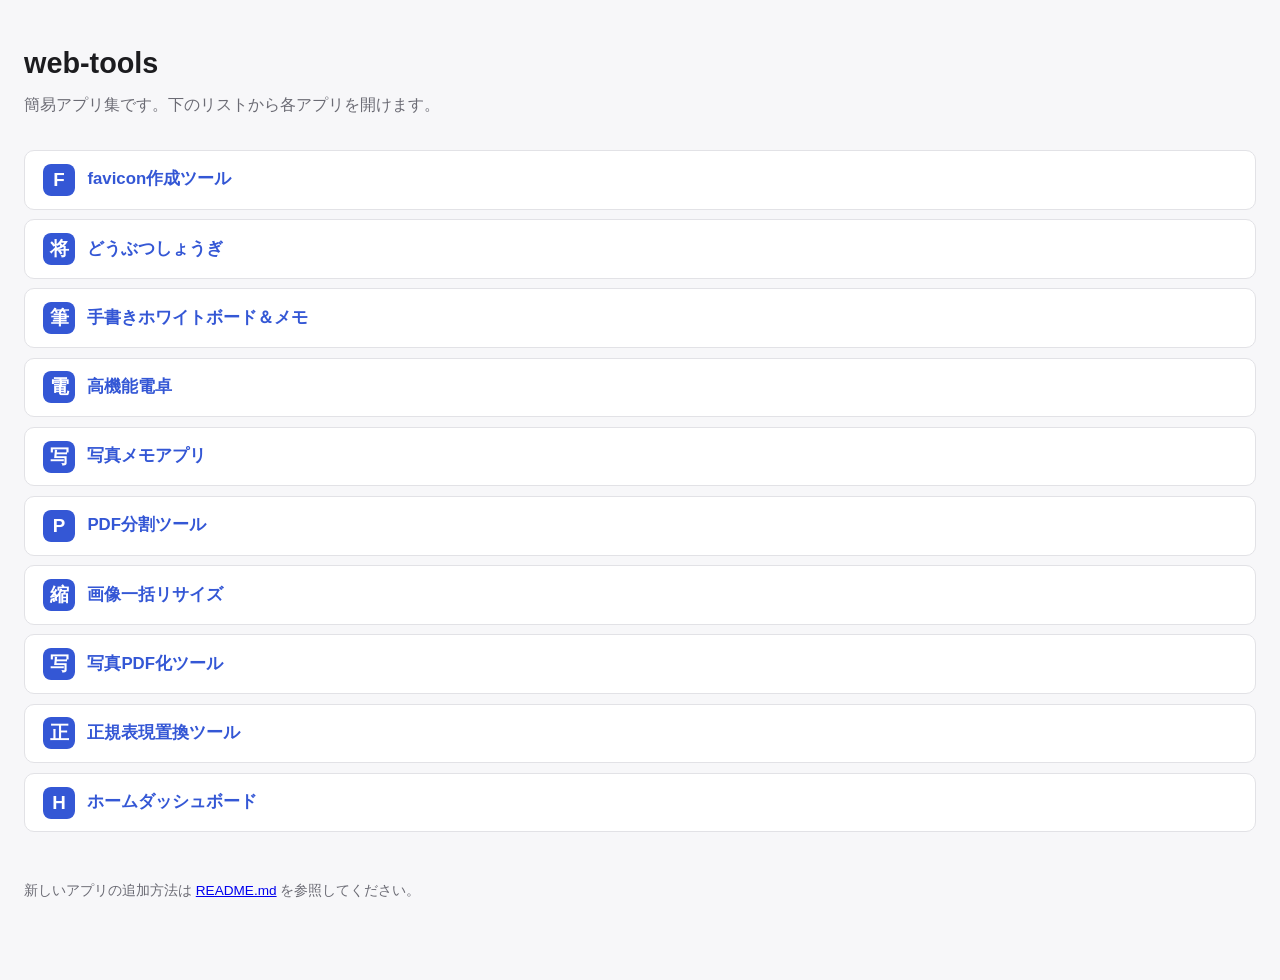
<file: index.html>
<!doctype html>
<html lang="ja">
<head>
<meta charset="utf-8">
<meta name="viewport" content="width=device-width, initial-scale=1">
<title>web-tools</title>
<link rel="stylesheet" href="assets/style.css">
</head>
<body>
<div class="page">
  <header class="page-header">
    <h1>web-tools</h1>
    <p>簡易アプリ集です。下のリストから各アプリを開けます。</p>
  </header>

  <div id="app-grid" class="app-grid"></div>
  <p id="empty-state" class="empty-state" hidden>アプリがまだ登録されていません。</p>

  <footer class="page-footer">
    <p>新しいアプリの追加方法は <a href="README.md">README.md</a> を参照してください。</p>
  </footer>
</div>

<script>
  fetch('apps.json')
    .then((res) => res.json())
    .then((apps) => {
      const grid = document.getElementById('app-grid');
      const empty = document.getElementById('empty-state');
      if (!apps.length) {
        empty.hidden = false;
        return;
      }
      for (const app of apps) {
        const a = document.createElement('a');
        a.className = 'app-card';
        a.href = app.path;
        const icon = document.createElement('img');
        icon.src = app.path + 'icon.svg';
        icon.alt = '';
        const h2 = document.createElement('h2');
        h2.textContent = app.name;
        a.append(icon, h2);
        grid.appendChild(a);
      }
    })
    .catch((err) => {
      console.error('Failed to load apps.json', err);
      document.getElementById('empty-state').hidden = false;
    });
</script>
</body>
</html>
</file>
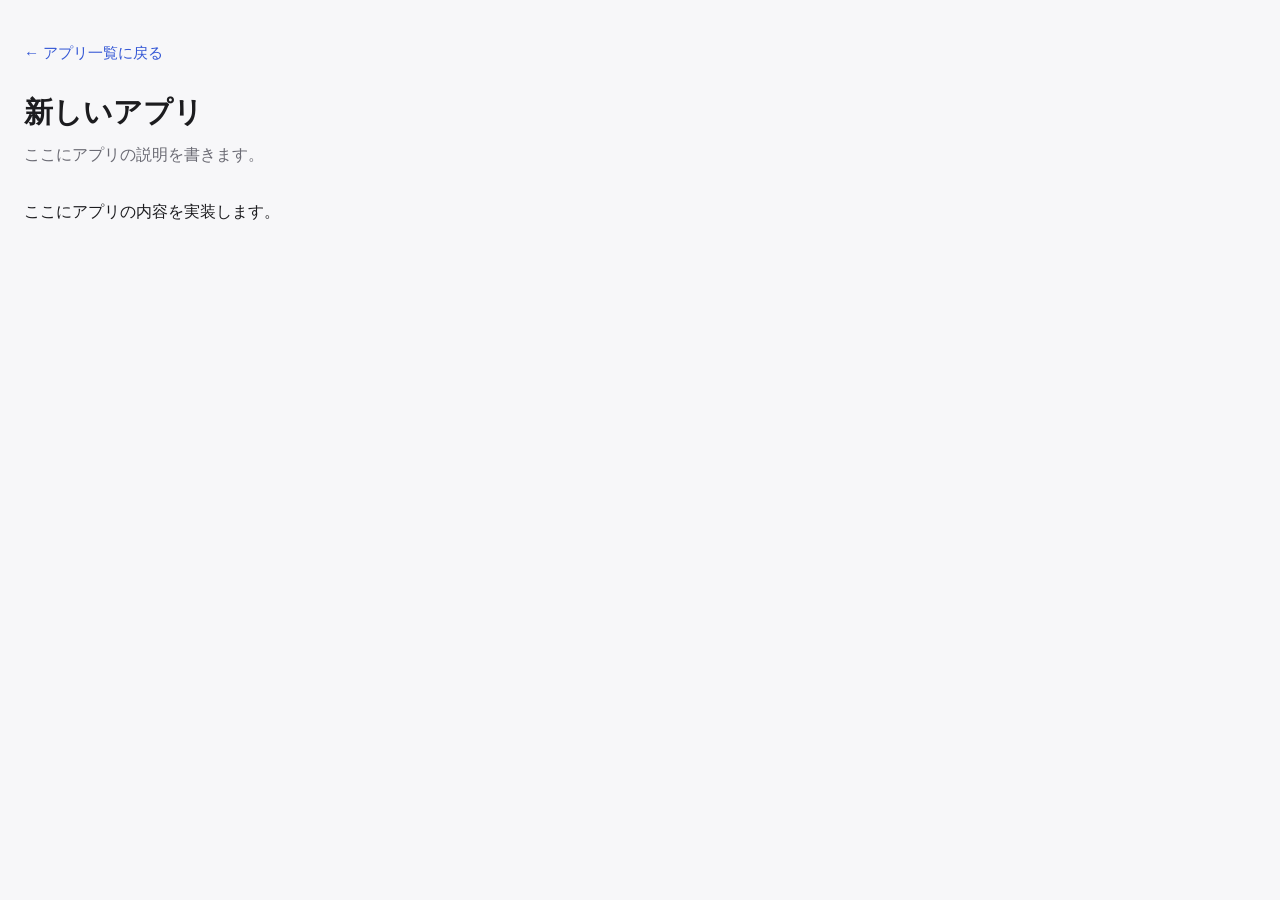
<file: apps/_template/index.html>
<!doctype html>
<html lang="ja">
<head>
<meta charset="utf-8">
<meta name="viewport" content="width=device-width, initial-scale=1">
<title>新しいアプリ - web-tools</title>
<link rel="stylesheet" href="../../assets/style.css">
<link rel="icon" href="icon.svg" type="image/svg+xml">
<link rel="manifest" href="manifest.json">
<meta name="theme-color" content="#3457d5">
</head>
<body>
<div class="page">
  <a class="back-link" href="../../index.html">&larr; アプリ一覧に戻る</a>
  <header class="page-header">
    <h1>新しいアプリ</h1>
    <p>ここにアプリの説明を書きます。</p>
  </header>

  <p>ここにアプリの内容を実装します。</p>
</div>

<script>
if ('serviceWorker' in navigator) {
  window.addEventListener('load', () => navigator.serviceWorker.register('sw.js'));
}
</script>
</body>
</html>
</file>
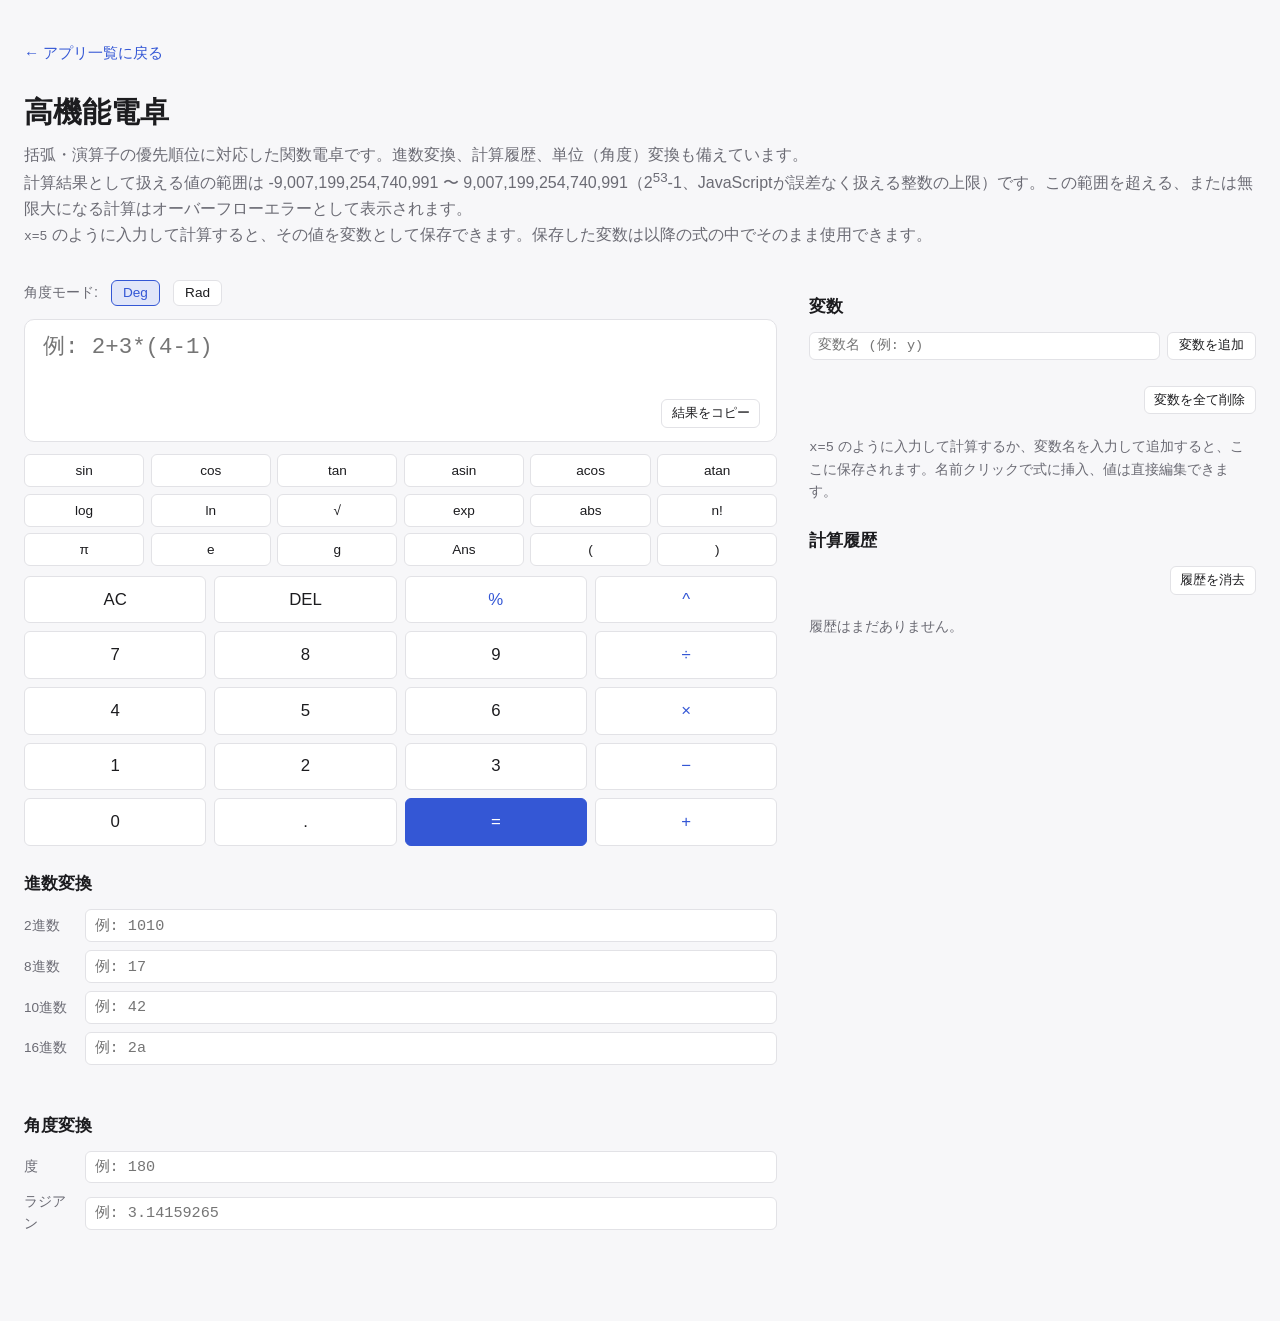
<file: apps/advanced-calculator/index.html>
<!doctype html>
<html lang="ja">
<head>
<meta charset="utf-8">
<meta name="viewport" content="width=device-width, initial-scale=1">
<title>高機能電卓 - web-tools</title>
<link rel="stylesheet" href="../../assets/style.css">
<link rel="icon" href="icon.svg" type="image/svg+xml">
<link rel="manifest" href="manifest.json">
<meta name="theme-color" content="#3457d5">
<style>
  .calc-layout {
    display: flex;
    flex-wrap: wrap;
    gap: 2rem;
    align-items: flex-start;
  }
  .calc-main {
    flex: 2 1 380px;
    min-width: 300px;
  }
  .calc-side {
    flex: 1 1 260px;
    min-width: 240px;
  }
  .display {
    background: var(--card-bg);
    border: 1px solid var(--border);
    border-radius: 10px;
    padding: 0.8rem 1rem;
    margin-bottom: 0.8rem;
  }
  #expr-input {
    width: 100%;
    border: none;
    background: transparent;
    color: var(--fg);
    font-size: 1.4rem;
    font-family: "SFMono-Regular", Consolas, "Liberation Mono", Menlo, monospace;
    outline: none;
  }
  #result-line {
    margin-top: 0.4rem;
    min-height: 1.6rem;
    font-size: 1.1rem;
    color: var(--accent);
    font-family: "SFMono-Regular", Consolas, "Liberation Mono", Menlo, monospace;
    overflow-wrap: anywhere;
  }
  #result-line.error {
    color: #d64545;
  }
  .display-actions {
    display: flex;
    justify-content: flex-end;
    gap: 0.5rem;
    margin-top: 0.4rem;
  }
  .display-actions button {
    font-size: 0.8rem;
    padding: 0.3rem 0.6rem;
    height: auto;
  }
  .mode-row {
    display: flex;
    align-items: center;
    gap: 0.8rem;
    margin-bottom: 0.8rem;
    font-size: 0.9rem;
    color: var(--muted);
  }
  .mode-row button {
    padding: 0.3rem 0.7rem;
    height: auto;
    font-size: 0.85rem;
  }
  button {
    border: 1px solid var(--border);
    border-radius: 6px;
    background: var(--card-bg);
    color: var(--fg);
    cursor: pointer;
    font-size: 0.95rem;
  }
  button:hover {
    border-color: var(--accent);
    color: var(--accent);
  }
  button.accent {
    background: var(--accent);
    border-color: var(--accent);
    color: #fff;
  }
  button.accent:hover {
    opacity: 0.9;
    color: #fff;
  }
  button.toggle-active {
    border-color: var(--accent);
    color: var(--accent);
    background: color-mix(in srgb, var(--accent) 15%, var(--card-bg));
  }
  .func-grid {
    display: grid;
    grid-template-columns: repeat(6, 1fr);
    gap: 0.4rem;
    margin-bottom: 0.6rem;
  }
  .func-grid button {
    padding: 0.5rem 0.2rem;
    font-size: 0.85rem;
  }
  .keypad {
    display: grid;
    grid-template-columns: repeat(4, 1fr);
    gap: 0.5rem;
  }
  .keypad button {
    padding: 0.8rem 0.2rem;
    font-size: 1.05rem;
  }
  .keypad button.op {
    color: var(--accent);
  }
  section.block {
    margin-top: 1.6rem;
  }
  section.block h2 {
    font-size: 1.05rem;
    margin-bottom: 0.7rem;
  }
  .base-grid {
    display: grid;
    grid-template-columns: 3.2rem 1fr;
    gap: 0.5rem 0.6rem;
    align-items: center;
  }
  .base-grid label {
    font-size: 0.85rem;
    color: var(--muted);
  }
  .base-grid input {
    padding: 0.4rem 0.55rem;
    border: 1px solid var(--border);
    border-radius: 6px;
    background: var(--card-bg);
    color: var(--fg);
    font-family: "SFMono-Regular", Consolas, "Liberation Mono", Menlo, monospace;
    font-size: 0.95rem;
  }
  .base-error {
    color: #d64545;
    font-size: 0.8rem;
    min-height: 1.1rem;
    margin-top: 0.3rem;
  }
  .history-list {
    list-style: none;
    margin: 0;
    padding: 0;
    display: flex;
    flex-direction: column;
    gap: 0.4rem;
    max-height: 320px;
    overflow-y: auto;
  }
  .history-item {
    display: flex;
    justify-content: space-between;
    align-items: center;
    gap: 0.5rem;
    border: 1px solid var(--border);
    border-radius: 6px;
    padding: 0.4rem 0.6rem;
    cursor: pointer;
    font-size: 0.85rem;
  }
  .history-item:hover {
    border-color: var(--accent);
  }
  #vars-list .history-item {
    cursor: default;
  }
  .history-item .history-text-wrap {
    flex: 1;
    min-width: 0;
    display: flex;
    flex-direction: column;
    gap: 0.15rem;
  }
  .history-item .history-text {
    min-width: 0;
    overflow: hidden;
    text-overflow: ellipsis;
    white-space: nowrap;
  }
  .history-item .history-vars {
    min-width: 0;
    overflow: hidden;
    text-overflow: ellipsis;
    white-space: nowrap;
    font-size: 0.72rem;
    color: var(--muted);
  }
  .history-item .history-expr {
    color: var(--muted);
  }
  .history-item .history-result {
    color: var(--accent);
    font-weight: 600;
  }
  .history-item button {
    flex-shrink: 0;
    border: none;
    background: transparent;
    padding: 0.1rem 0.3rem;
    font-size: 0.85rem;
    color: var(--muted);
  }
  .history-item button:hover {
    color: #d64545;
  }
  .history-tools {
    display: flex;
    justify-content: flex-end;
    margin-bottom: 0.5rem;
  }
  .history-tools button {
    font-size: 0.8rem;
    padding: 0.3rem 0.6rem;
  }
  .var-add-row {
    display: flex;
    gap: 0.4rem;
    margin-bottom: 0.5rem;
  }
  .var-add-row input {
    flex: 1;
    min-width: 0;
    padding: 0.35rem 0.5rem;
    border: 1px solid var(--border);
    border-radius: 6px;
    background: var(--card-bg);
    color: var(--fg);
    font-family: "SFMono-Regular", Consolas, "Liberation Mono", Menlo, monospace;
    font-size: 0.85rem;
  }
  .var-add-row button {
    flex-shrink: 0;
    font-size: 0.8rem;
    padding: 0.3rem 0.7rem;
  }
  .history-item .history-expr-name {
    cursor: pointer;
  }
  .var-value-input {
    width: 5.5rem;
    min-width: 0;
    border: 1px solid var(--border);
    border-radius: 4px;
    background: var(--bg);
    color: var(--accent);
    font-weight: 600;
    font-family: "SFMono-Regular", Consolas, "Liberation Mono", Menlo, monospace;
    font-size: 0.85rem;
    padding: 0.15rem 0.35rem;
    text-align: right;
  }
  .empty-state {
    color: var(--muted);
    font-size: 0.85rem;
  }
</style>
</head>
<body>
<div class="page">
  <a class="back-link" href="../../index.html">&larr; アプリ一覧に戻る</a>
  <header class="page-header">
    <h1>高機能電卓</h1>
    <p>括弧・演算子の優先順位に対応した関数電卓です。進数変換、計算履歴、単位（角度）変換も備えています。</p>
    <p>計算結果として扱える値の範囲は -9,007,199,254,740,991 〜 9,007,199,254,740,991（2<sup>53</sup>-1、JavaScriptが誤差なく扱える整数の上限）です。この範囲を超える、または無限大になる計算はオーバーフローエラーとして表示されます。</p>
    <p><code>x=5</code> のように入力して計算すると、その値を変数として保存できます。保存した変数は以降の式の中でそのまま使用できます。</p>
  </header>

  <div class="calc-layout">
    <div class="calc-main">
      <div class="mode-row">
        <span>角度モード:</span>
        <button id="mode-deg" type="button" class="toggle-active">Deg</button>
        <button id="mode-rad" type="button">Rad</button>
      </div>

      <div class="display">
        <input id="expr-input" type="text" inputmode="text" autocomplete="off" spellcheck="false" placeholder="例: 2+3*(4-1)" value="">
        <div id="result-line"></div>
        <div class="display-actions">
          <button id="copy-btn" type="button">結果をコピー</button>
        </div>
      </div>

      <div class="func-grid">
        <button data-insert="sin(">sin</button>
        <button data-insert="cos(">cos</button>
        <button data-insert="tan(">tan</button>
        <button data-insert="asin(">asin</button>
        <button data-insert="acos(">acos</button>
        <button data-insert="atan(">atan</button>
        <button data-insert="log(">log</button>
        <button data-insert="ln(">ln</button>
        <button data-insert="sqrt(">√</button>
        <button data-insert="exp(">exp</button>
        <button data-insert="abs(">abs</button>
        <button data-insert="!">n!</button>
        <button data-insert="pi">π</button>
        <button data-insert="e">e</button>
        <button data-insert="g">g</button>
        <button data-insert="Ans">Ans</button>
        <button data-insert="(">(</button>
        <button data-insert=")">)</button>
      </div>

      <div class="keypad">
        <button id="ac-btn" type="button">AC</button>
        <button id="del-btn" type="button">DEL</button>
        <button data-insert="%" class="op">%</button>
        <button data-insert="^" class="op">^</button>

        <button data-insert="7">7</button>
        <button data-insert="8">8</button>
        <button data-insert="9">9</button>
        <button data-insert="/" class="op">÷</button>

        <button data-insert="4">4</button>
        <button data-insert="5">5</button>
        <button data-insert="6">6</button>
        <button data-insert="*" class="op">×</button>

        <button data-insert="1">1</button>
        <button data-insert="2">2</button>
        <button data-insert="3">3</button>
        <button data-insert="-" class="op">−</button>

        <button data-insert="0">0</button>
        <button data-insert=".">.</button>
        <button id="equals-btn" type="button" class="accent">=</button>
        <button data-insert="+" class="op">+</button>
      </div>

      <section class="block">
        <h2>進数変換</h2>
        <div class="base-grid">
          <label for="base-bin">2進数</label>
          <input id="base-bin" type="text" inputmode="text" spellcheck="false" placeholder="例: 1010">
          <label for="base-oct">8進数</label>
          <input id="base-oct" type="text" inputmode="text" spellcheck="false" placeholder="例: 17">
          <label for="base-dec">10進数</label>
          <input id="base-dec" type="text" inputmode="text" spellcheck="false" placeholder="例: 42">
          <label for="base-hex">16進数</label>
          <input id="base-hex" type="text" inputmode="text" spellcheck="false" placeholder="例: 2a">
        </div>
        <div id="base-error" class="base-error"></div>
      </section>

      <section class="block">
        <h2>角度変換</h2>
        <div class="base-grid">
          <label for="angle-deg">度</label>
          <input id="angle-deg" type="text" inputmode="decimal" spellcheck="false" placeholder="例: 180">
          <label for="angle-rad">ラジアン</label>
          <input id="angle-rad" type="text" inputmode="decimal" spellcheck="false" placeholder="例: 3.14159265">
        </div>
        <div id="angle-error" class="base-error"></div>
      </section>
    </div>

    <div class="calc-side">
      <section class="block" style="margin-top: 0;">
        <h2>変数</h2>
        <div class="var-add-row">
          <input id="new-var-name" type="text" inputmode="text" autocomplete="off" spellcheck="false" placeholder="変数名 (例: y)" aria-label="変数名" aria-describedby="var-add-error">
          <button id="add-var-btn" type="button">変数を追加</button>
        </div>
        <div id="var-add-error" class="base-error" aria-live="polite"></div>
        <div class="history-tools">
          <button id="clear-vars-btn" type="button">変数を全て削除</button>
        </div>
        <ul id="vars-list" class="history-list"></ul>
        <p id="vars-empty" class="empty-state" hidden><code>x=5</code> のように入力して計算するか、変数名を入力して追加すると、ここに保存されます。名前クリックで式に挿入、値は直接編集できます。</p>
      </section>

      <section class="block">
        <h2>計算履歴</h2>
        <div class="history-tools">
          <button id="clear-history-btn" type="button">履歴を消去</button>
        </div>
        <ul id="history-list" class="history-list"></ul>
        <p id="history-empty" class="empty-state" hidden>履歴はまだありません。</p>
      </section>
    </div>
  </div>
</div>

<script>
if ('serviceWorker' in navigator) {
  window.addEventListener('load', () => navigator.serviceWorker.register('sw.js'));
}
</script>
<script>
  const STORAGE_KEY = 'webtools-calculator-history';
  const MAX_HISTORY = 50;
  const VARS_STORAGE_KEY = 'webtools-calculator-variables';

  const exprInput = document.getElementById('expr-input');
  const resultLine = document.getElementById('result-line');
  const modeDegBtn = document.getElementById('mode-deg');
  const modeRadBtn = document.getElementById('mode-rad');
  const historyList = document.getElementById('history-list');
  const historyEmpty = document.getElementById('history-empty');
  const varsList = document.getElementById('vars-list');
  const varsEmpty = document.getElementById('vars-empty');

  let degMode = true;
  let lastAns = 0;
  let variables = loadVariables();

  // ---- Expression parser / evaluator ----
  const CONSTANTS = { pi: Math.PI, e: Math.E, g: 9.80665 };
  const MAX_VALUE = Number.MAX_SAFE_INTEGER;
  const MIN_VALUE = -Number.MAX_SAFE_INTEGER;
  const RESERVED_NAMES = new Set([
    'ans', 'pi', 'e', 'g',
    'sin', 'cos', 'tan', 'asin', 'acos', 'atan',
    'sqrt', 'log', 'ln', 'log2', 'exp', 'abs', 'pow', 'fact',
  ]);
  const DANGEROUS_VARIABLE_KEYS = new Set(['__proto__', 'constructor', 'prototype']);

  function tokenize(str) {
    const tokens = [];
    let i = 0;
    while (i < str.length) {
      const ch = str[i];
      if (/\s/.test(ch)) { i++; continue; }
      if (/[0-9.]/.test(ch)) {
        let j = i;
        while (j < str.length && /[0-9.]/.test(str[j])) j++;
        const numStr = str.slice(i, j);
        if ((numStr.match(/\./g) || []).length > 1) throw new Error('数値の形式が正しくありません');
        tokens.push({ type: 'NUM', value: parseFloat(numStr) });
        i = j;
        continue;
      }
      if (/[A-Za-z_]/.test(ch)) {
        let j = i;
        while (j < str.length && /[A-Za-z0-9_]/.test(str[j])) j++;
        tokens.push({ type: 'IDENT', value: str.slice(i, j) });
        i = j;
        continue;
      }
      if (ch === '(') { tokens.push({ type: 'LPAREN' }); i++; continue; }
      if (ch === ')') { tokens.push({ type: 'RPAREN' }); i++; continue; }
      if (ch === ',') { tokens.push({ type: 'COMMA' }); i++; continue; }
      if (ch === '!') { tokens.push({ type: 'BANG' }); i++; continue; }
      if (ch === '×') { tokens.push({ type: 'OP', value: '*' }); i++; continue; }
      if (ch === '÷') { tokens.push({ type: 'OP', value: '/' }); i++; continue; }
      if (ch === '−') { tokens.push({ type: 'OP', value: '-' }); i++; continue; }
      if (ch === 'π') { tokens.push({ type: 'IDENT', value: 'pi' }); i++; continue; }
      if ('+-*/^%'.includes(ch)) { tokens.push({ type: 'OP', value: ch }); i++; continue; }
      throw new Error(`不正な文字です: ${ch}`);
    }
    return tokens;
  }

  function factorial(n) {
    if (n < 0 || !Number.isInteger(n)) throw new Error('階乗は0以上の整数のみ計算できます');
    if (n > 170) throw new Error('オーバーフローしました（階乗の値が大きすぎます）');
    let result = 1;
    for (let i = 2; i <= n; i++) result *= i;
    return result;
  }

  function evaluateExpression(str) {
    const tokens = tokenize(str);
    if (tokens.length === 0) throw new Error('式を入力してください');
    let pos = 0;
    const peek = () => tokens[pos];
    const next = () => tokens[pos++];
    const expect = (type) => {
      const t = next();
      if (!t || t.type !== type) throw new Error('式の形式が正しくありません');
      return t;
    };
    const toRad = (x) => (degMode ? (x * Math.PI) / 180 : x);
    const fromRad = (x) => (degMode ? (x * 180) / Math.PI : x);

    function callFunction(name, args) {
      const lower = name.toLowerCase();
      const a = args[0];
      switch (lower) {
        case 'sin': return Math.sin(toRad(a));
        case 'cos': return Math.cos(toRad(a));
        case 'tan': return Math.tan(toRad(a));
        case 'asin': return fromRad(Math.asin(a));
        case 'acos': return fromRad(Math.acos(a));
        case 'atan': return fromRad(Math.atan(a));
        case 'sqrt':
          if (a < 0) throw new Error('負の数の平方根は計算できません');
          return Math.sqrt(a);
        case 'log': return Math.log10(a);
        case 'ln': return Math.log(a);
        case 'log2': return Math.log2(a);
        case 'exp': return Math.exp(a);
        case 'abs': return Math.abs(a);
        case 'pow': return Math.pow(a, args[1]);
        case 'fact': return factorial(a);
        default: throw new Error(`不明な関数です: ${name}`);
      }
    }

    function resolveIdentifier(name) {
      const lower = name.toLowerCase();
      if (lower === 'ans') return lastAns;
      if (lower in CONSTANTS) return CONSTANTS[lower];
      if (Object.prototype.hasOwnProperty.call(variables, name)) return variables[name];
      throw new Error(`不明な識別子です: ${name}`);
    }

    function parseExpression() {
      let value = parseTerm();
      while (peek() && peek().type === 'OP' && (peek().value === '+' || peek().value === '-')) {
        const op = next().value;
        const rhs = parseTerm();
        value = op === '+' ? value + rhs : value - rhs;
      }
      return value;
    }

    function parseTerm() {
      let value = parsePower();
      while (peek() && peek().type === 'OP' && (peek().value === '*' || peek().value === '/' || peek().value === '%')) {
        const op = next().value;
        const rhs = parsePower();
        if (op === '*') value *= rhs;
        else if (op === '/') {
          if (rhs === 0) throw new Error('0で割ることはできません');
          value /= rhs;
        } else {
          if (rhs === 0) throw new Error('0で割ることはできません');
          value %= rhs;
        }
      }
      return value;
    }

    function parsePower() {
      const base = parseUnary();
      if (peek() && peek().type === 'OP' && peek().value === '^') {
        next();
        const exponent = parsePower();
        return Math.pow(base, exponent);
      }
      return base;
    }

    function parseUnary() {
      if (peek() && peek().type === 'OP' && (peek().value === '-' || peek().value === '+')) {
        const op = next().value;
        const value = parseUnary();
        return op === '-' ? -value : value;
      }
      return parsePostfix();
    }

    function parsePostfix() {
      let value = parsePrimary();
      while (peek() && peek().type === 'BANG') {
        next();
        value = factorial(value);
      }
      return value;
    }

    function parsePrimary() {
      const t = peek();
      if (!t) throw new Error('式が不完全です');
      if (t.type === 'NUM') { next(); return t.value; }
      if (t.type === 'LPAREN') {
        next();
        const value = parseExpression();
        expect('RPAREN');
        return value;
      }
      if (t.type === 'IDENT') {
        next();
        const name = t.value;
        if (peek() && peek().type === 'LPAREN') {
          next();
          const args = [parseExpression()];
          while (peek() && peek().type === 'COMMA') { next(); args.push(parseExpression()); }
          expect('RPAREN');
          return callFunction(name, args);
        }
        return resolveIdentifier(name);
      }
      throw new Error('式の形式が正しくありません');
    }

    const result = parseExpression();
    if (pos !== tokens.length) throw new Error('式の形式が正しくありません');
    if (typeof result !== 'number' || Number.isNaN(result)) throw new Error('計算できませんでした');
    if (!Number.isFinite(result) || result > MAX_VALUE || result < MIN_VALUE) {
      throw new Error('オーバーフローしました（結果が扱える範囲を超えています）');
    }
    return result;
  }

  // 式中で参照されている変数名とその時点の値を取得する（履歴に記録するため）
  function snapshotVariablesInExpr(exprStr) {
    const snap = {};
    let tokens;
    try {
      tokens = tokenize(exprStr);
    } catch (e) {
      return snap;
    }
    tokens.forEach((t) => {
      if (t.type === 'IDENT' && Object.prototype.hasOwnProperty.call(variables, t.value)) {
        snap[t.value] = variables[t.value];
      }
    });
    return snap;
  }

  // ---- Variable assignment ----
  function parseAssignment(str) {
    const m = str.match(/^([A-Za-z_][A-Za-z0-9_]*)\s*=\s*(.+)$/);
    if (!m) return null;
    return { name: m[1], expr: m[2] };
  }

  function validateVariableName(name) {
    if (RESERVED_NAMES.has(name.toLowerCase()) || DANGEROUS_VARIABLE_KEYS.has(name)) {
      throw new Error(`"${name}" は予約された名前のため変数名に使用できません`);
    }
  }

  // ---- Display / input helpers ----
  function insertAtCursor(text) {
    const start = exprInput.selectionStart ?? exprInput.value.length;
    const end = exprInput.selectionEnd ?? exprInput.value.length;
    const value = exprInput.value;
    exprInput.value = value.slice(0, start) + text + value.slice(end);
    const cursor = start + text.length;
    exprInput.focus();
    exprInput.setSelectionRange(cursor, cursor);
    previewCalculate();
  }

  function formatNumber(n) {
    if (!Number.isFinite(n)) return String(n);
    const rounded = Math.round(n * 1e10) / 1e10;
    return rounded.toString();
  }

  // 式の内容だけを評価して表示を更新する（履歴には残さない）
  function previewCalculate() {
    const expr = exprInput.value.trim();
    if (!expr) {
      resultLine.textContent = '';
      resultLine.classList.remove('error');
      return;
    }
    try {
      const assignment = parseAssignment(expr);
      if (assignment) {
        validateVariableName(assignment.name);
        const value = evaluateExpression(assignment.expr);
        resultLine.classList.remove('error');
        resultLine.textContent = assignment.name + ' = ' + formatNumber(value);
        return;
      }
      const value = evaluateExpression(expr);
      resultLine.classList.remove('error');
      resultLine.textContent = '= ' + formatNumber(value);
    } catch (err) {
      resultLine.classList.add('error');
      resultLine.textContent = err.message || 'エラー';
    }
  }

  // =キー/Enterで確定計算し、履歴に残す
  function calculate() {
    const expr = exprInput.value.trim();
    if (!expr) return;
    try {
      const assignment = parseAssignment(expr);
      if (assignment) {
        validateVariableName(assignment.name);
        const usedVars = snapshotVariablesInExpr(assignment.expr);
        const value = evaluateExpression(assignment.expr);
        variables[assignment.name] = value;
        saveVariables();
        renderVariables();
        lastAns = value;
        resultLine.classList.remove('error');
        resultLine.textContent = assignment.name + ' = ' + formatNumber(value);
        addHistory(expr, formatNumber(value), usedVars);
        return;
      }
      const usedVars = snapshotVariablesInExpr(expr);
      const value = evaluateExpression(expr);
      lastAns = value;
      resultLine.classList.remove('error');
      resultLine.textContent = '= ' + formatNumber(value);
      addHistory(expr, formatNumber(value), usedVars);
    } catch (err) {
      resultLine.classList.add('error');
      resultLine.textContent = err.message || 'エラー';
    }
  }

  document.querySelectorAll('[data-insert]').forEach((btn) => {
    btn.addEventListener('click', () => insertAtCursor(btn.getAttribute('data-insert')));
  });

  exprInput.addEventListener('input', previewCalculate);

  document.getElementById('equals-btn').addEventListener('click', calculate);
  document.getElementById('ac-btn').addEventListener('click', () => {
    exprInput.value = '';
    resultLine.textContent = '';
    resultLine.classList.remove('error');
    exprInput.focus();
  });
  document.getElementById('del-btn').addEventListener('click', () => {
    const start = exprInput.selectionStart ?? exprInput.value.length;
    const end = exprInput.selectionEnd ?? exprInput.value.length;
    const value = exprInput.value;
    if (start === end && start > 0) {
      exprInput.value = value.slice(0, start - 1) + value.slice(end);
      exprInput.setSelectionRange(start - 1, start - 1);
    } else {
      exprInput.value = value.slice(0, start) + value.slice(end);
      exprInput.setSelectionRange(start, start);
    }
    exprInput.focus();
    previewCalculate();
  });

  exprInput.addEventListener('keydown', (evt) => {
    if (evt.key === 'Enter') {
      evt.preventDefault();
      calculate();
    } else if (evt.key === 'Escape') {
      exprInput.value = '';
      resultLine.textContent = '';
      resultLine.classList.remove('error');
    }
  });

  document.getElementById('copy-btn').addEventListener('click', async () => {
    const text = resultLine.textContent.replace(/^=\s*/, '') || exprInput.value;
    if (!text) return;
    try {
      await navigator.clipboard.writeText(text);
    } catch (e) {
      const textarea = document.createElement('textarea');
      textarea.value = text;
      textarea.style.position = 'fixed';
      textarea.style.opacity = '0';
      document.body.appendChild(textarea);
      textarea.select();
      try {
        document.execCommand('copy');
      } catch (copyErr) {
        // クリップボードにコピーできない環境では何もしない
      }
      document.body.removeChild(textarea);
    }
  });

  modeDegBtn.addEventListener('click', () => {
    degMode = true;
    modeDegBtn.classList.add('toggle-active');
    modeRadBtn.classList.remove('toggle-active');
  });
  modeRadBtn.addEventListener('click', () => {
    degMode = false;
    modeRadBtn.classList.add('toggle-active');
    modeDegBtn.classList.remove('toggle-active');
  });

  // ---- History ----
  function loadHistory() {
    try {
      return JSON.parse(localStorage.getItem(STORAGE_KEY)) || [];
    } catch (e) {
      return [];
    }
  }

  function saveHistory(items) {
    try {
      localStorage.setItem(STORAGE_KEY, JSON.stringify(items));
    } catch (e) {
      alert('履歴の保存に失敗しました。ブラウザの保存容量が不足している可能性があります。');
    }
  }

  function addHistory(expr, result, usedVars) {
    const items = loadHistory();
    items.push({
      expr,
      result,
      vars: usedVars || {},
      id: Date.now().toString(36) + Math.random().toString(36).slice(2, 6),
    });
    while (items.length > MAX_HISTORY) items.shift();
    saveHistory(items);
    renderHistory();
  }

  function renderHistory() {
    const items = loadHistory();
    historyList.innerHTML = '';
    historyEmpty.hidden = items.length > 0;
    items.slice().reverse().forEach((item) => {
      const li = document.createElement('li');
      li.className = 'history-item';
      const textWrap = document.createElement('div');
      textWrap.className = 'history-text-wrap';

      const mainRow = document.createElement('div');
      mainRow.className = 'history-text';
      const isAssignment = parseAssignment(item.expr) !== null;
      const exprSpan = document.createElement('span');
      exprSpan.className = 'history-expr';
      exprSpan.textContent = isAssignment ? item.expr + ' → ' : item.expr + ' = ';
      const resultSpan = document.createElement('span');
      resultSpan.className = 'history-result';
      resultSpan.textContent = item.result;
      mainRow.appendChild(exprSpan);
      mainRow.appendChild(resultSpan);
      textWrap.appendChild(mainRow);

      if (item.vars && Object.keys(item.vars).length > 0) {
        const varsLine = document.createElement('div');
        varsLine.className = 'history-vars';
        varsLine.textContent = Object.keys(item.vars)
          .map((name) => `${name}=${formatNumber(item.vars[name])}`)
          .join(', ');
        varsLine.title = '計算時点の変数の値';
        textWrap.appendChild(varsLine);
      }

      textWrap.addEventListener('click', () => {
        exprInput.value = item.expr;
        exprInput.focus();
        previewCalculate();
      });

      const delBtn = document.createElement('button');
      delBtn.textContent = '×';
      delBtn.title = '削除';
      delBtn.addEventListener('click', (evt) => {
        evt.stopPropagation();
        saveHistory(loadHistory().filter((h) => h.id !== item.id));
        renderHistory();
      });

      li.appendChild(textWrap);
      li.appendChild(delBtn);
      historyList.appendChild(li);
    });
  }

  document.getElementById('clear-history-btn').addEventListener('click', () => {
    saveHistory([]);
    renderHistory();
  });

  renderHistory();

  // ---- Variables ----
  function loadVariables() {
    const safe = {};
    try {
      const obj = JSON.parse(localStorage.getItem(VARS_STORAGE_KEY));
      if (!obj || typeof obj !== 'object' || Array.isArray(obj)) return safe;
      Object.keys(obj).forEach((name) => {
        if (!/^[A-Za-z_][A-Za-z0-9_]*$/.test(name)) return;
        if (RESERVED_NAMES.has(name.toLowerCase()) || DANGEROUS_VARIABLE_KEYS.has(name)) return;
        const value = obj[name];
        if (typeof value === 'number' && Number.isFinite(value)) safe[name] = value;
      });
    } catch (e) {
      return safe;
    }
    return safe;
  }

  function saveVariables() {
    try {
      localStorage.setItem(VARS_STORAGE_KEY, JSON.stringify(variables));
    } catch (e) {
      alert('変数の保存に失敗しました。ブラウザの保存容量が不足している可能性があります。');
    }
  }

  function renderVariables() {
    const names = Object.keys(variables);
    varsList.innerHTML = '';
    varsEmpty.hidden = names.length > 0;
    names.forEach((name) => {
      const li = document.createElement('li');
      li.className = 'history-item';
      const textWrap = document.createElement('div');
      textWrap.className = 'history-text';
      const nameSpan = document.createElement('span');
      nameSpan.className = 'history-expr history-expr-name';
      nameSpan.textContent = name + ' = ';
      nameSpan.title = '式に挿入';
      nameSpan.addEventListener('click', () => insertAtCursor(name));

      const valueInput = document.createElement('input');
      valueInput.type = 'text';
      valueInput.inputMode = 'decimal';
      valueInput.spellcheck = false;
      valueInput.className = 'var-value-input';
      valueInput.value = formatNumber(variables[name]);
      valueInput.title = '値を編集';
      valueInput.setAttribute('aria-label', name + ' の値');
      valueInput.addEventListener('click', (evt) => evt.stopPropagation());
      valueInput.addEventListener('keydown', (evt) => {
        if (evt.key === 'Enter') {
          evt.preventDefault();
          valueInput.blur();
        }
      });
      valueInput.addEventListener('change', () => {
        const raw = valueInput.value.trim();
        const num = Number(raw);
        if (raw === '' || !Number.isFinite(num)) {
          valueInput.value = formatNumber(variables[name]);
          return;
        }
        variables[name] = num;
        saveVariables();
        valueInput.value = formatNumber(num);
        previewCalculate();
      });

      textWrap.appendChild(nameSpan);
      textWrap.appendChild(valueInput);

      const delBtn = document.createElement('button');
      delBtn.textContent = '×';
      delBtn.title = '削除';
      delBtn.addEventListener('click', (evt) => {
        evt.stopPropagation();
        delete variables[name];
        saveVariables();
        renderVariables();
        previewCalculate();
      });

      li.appendChild(textWrap);
      li.appendChild(delBtn);
      varsList.appendChild(li);
    });
  }

  document.getElementById('clear-vars-btn').addEventListener('click', () => {
    variables = {};
    saveVariables();
    renderVariables();
    previewCalculate();
  });

  function addVariable() {
    const nameInput = document.getElementById('new-var-name');
    const errorEl = document.getElementById('var-add-error');
    const name = nameInput.value.trim();
    errorEl.textContent = '';
    if (!name) {
      errorEl.textContent = '変数名を入力してください';
      return;
    }
    if (!/^[A-Za-z_][A-Za-z0-9_]*$/.test(name)) {
      errorEl.textContent = '変数名は英字またはアンダースコアで始まり、英数字とアンダースコアのみ使用できます';
      return;
    }
    try {
      validateVariableName(name);
    } catch (err) {
      errorEl.textContent = err.message;
      return;
    }
    if (Object.prototype.hasOwnProperty.call(variables, name)) {
      errorEl.textContent = `変数 "${name}" は既に存在します`;
      return;
    }
    variables[name] = 0;
    saveVariables();
    renderVariables();
    nameInput.value = '';
    previewCalculate();
  }

  document.getElementById('add-var-btn').addEventListener('click', addVariable);
  document.getElementById('new-var-name').addEventListener('input', () => {
    document.getElementById('var-add-error').textContent = '';
  });
  document.getElementById('new-var-name').addEventListener('keydown', (evt) => {
    if (evt.key === 'Enter') {
      evt.preventDefault();
      addVariable();
    }
  });

  renderVariables();

  // ---- Base converter ----
  const baseBin = document.getElementById('base-bin');
  const baseOct = document.getElementById('base-oct');
  const baseDec = document.getElementById('base-dec');
  const baseHex = document.getElementById('base-hex');
  const baseError = document.getElementById('base-error');

  const baseFields = [
    { el: baseBin, radix: 2, pattern: /^-?[01]+$/ },
    { el: baseOct, radix: 8, pattern: /^-?[0-7]+$/ },
    { el: baseDec, radix: 10, pattern: /^-?[0-9]+$/ },
    { el: baseHex, radix: 16, pattern: /^-?[0-9a-fA-F]+$/ },
  ];

  function syncBaseFields(source) {
    const raw = source.el.value.trim();
    baseError.textContent = '';
    if (raw === '' || raw === '-') {
      baseFields.forEach((f) => { if (f !== source) f.el.value = ''; });
      return;
    }
    if (!source.pattern.test(raw)) {
      baseError.textContent = `${source.radix}進数として正しくない文字が含まれています`;
      return;
    }
    const decimalValue = parseInt(raw, source.radix);
    if (!Number.isFinite(decimalValue)) {
      baseError.textContent = '変換できない値です';
      return;
    }
    baseFields.forEach((f) => {
      if (f === source) return;
      f.el.value = decimalValue < 0
        ? '-' + Math.abs(decimalValue).toString(f.radix)
        : decimalValue.toString(f.radix);
    });
  }

  baseFields.forEach((f) => {
    f.el.addEventListener('input', () => syncBaseFields(f));
  });

  // ---- Angle converter ----
  const angleDeg = document.getElementById('angle-deg');
  const angleRad = document.getElementById('angle-rad');
  const angleError = document.getElementById('angle-error');

  function syncAngleFields(source) {
    const target = source === angleDeg ? angleRad : angleDeg;
    const raw = source.value.trim();
    angleError.textContent = '';
    if (raw === '' || raw === '-') {
      target.value = '';
      return;
    }
    if (!/^-?[0-9]*\.?[0-9]+$/.test(raw)) {
      angleError.textContent = '数値として正しくない値です';
      return;
    }
    const value = Number(raw);
    target.value = source === angleDeg
      ? formatNumber((value * Math.PI) / 180)
      : formatNumber((value * 180) / Math.PI);
  }

  [angleDeg, angleRad].forEach((el) => {
    el.addEventListener('input', () => syncAngleFields(el));
  });
</script>
</body>
</html>
</file>
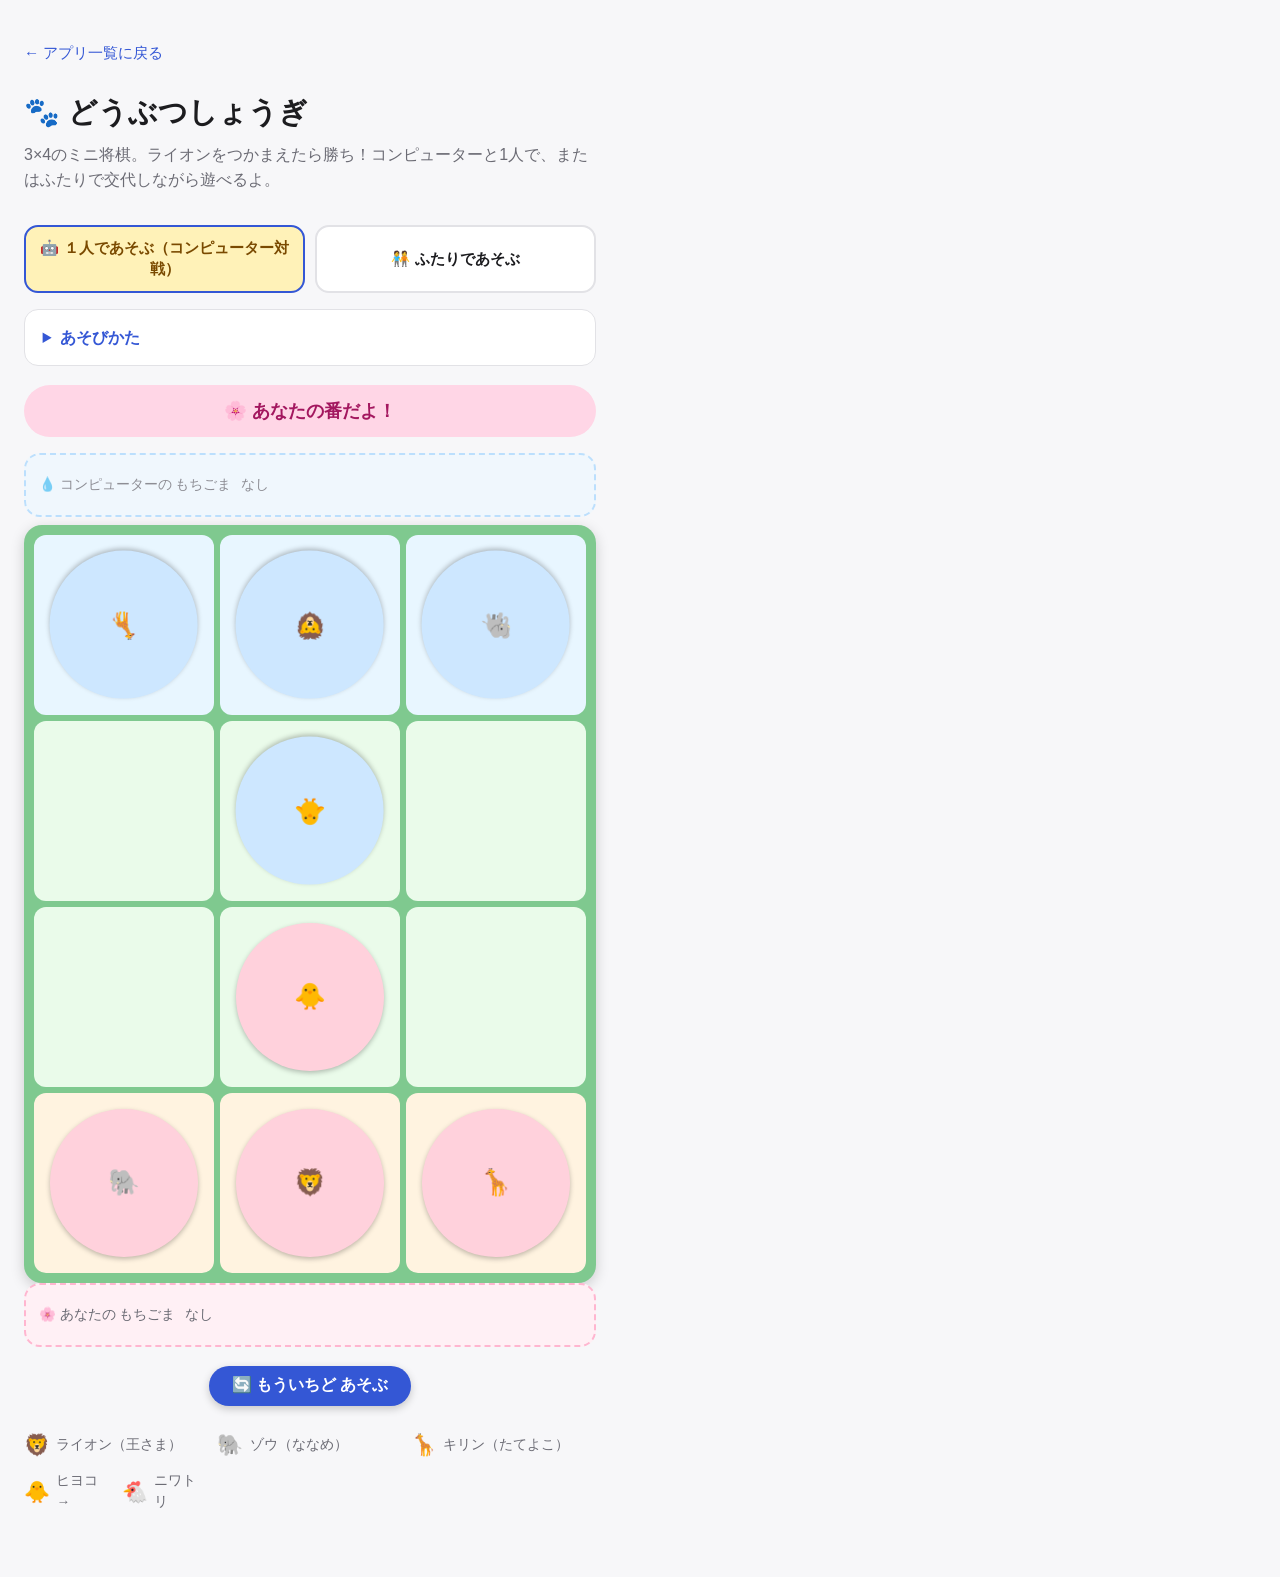
<file: apps/animal-shogi/index.html>
<!doctype html>
<html lang="ja">
<head>
<meta charset="utf-8">
<meta name="viewport" content="width=device-width, initial-scale=1">
<title>どうぶつしょうぎ - web-tools</title>
<link rel="stylesheet" href="../../assets/style.css">
<link rel="icon" href="icon.svg" type="image/svg+xml">
<link rel="manifest" href="manifest.json">
<meta name="theme-color" content="#3457d5">
<style>
  .page {
    /* 盤面のマス目は画面幅に比例して拡大するため、無制限に広げると崩れる */
    max-width: 620px;
  }

  .mode-select {
    display: flex;
    gap: 0.6rem;
    margin-bottom: 1rem;
  }
  .mode-btn {
    flex: 1;
    padding: 0.7rem 0.6rem;
    border-radius: 14px;
    border: 2px solid var(--border);
    background: var(--card-bg);
    color: var(--fg);
    font-size: 0.95rem;
    font-weight: bold;
    cursor: pointer;
  }
  .mode-btn.active {
    border-color: var(--accent);
    background: #fff2b8;
    color: #7a4a00;
  }

  .rules {
    background: var(--card-bg);
    border: 1px solid var(--border);
    border-radius: 14px;
    padding: 0.9rem 1.1rem;
    margin-bottom: 1.2rem;
  }
  .rules summary {
    cursor: pointer;
    font-weight: bold;
    color: var(--accent);
  }
  .rules ul {
    margin: 0.6rem 0 0;
    padding-left: 1.3rem;
  }
  .rules li { margin-bottom: 0.3rem; }

  .turn-banner {
    text-align: center;
    font-size: 1.15rem;
    font-weight: bold;
    padding: 0.7rem;
    border-radius: 999px;
    margin-bottom: 1rem;
    transition: background-color 0.2s ease, color 0.2s ease;
  }
  .turn-banner.turn-S { background: #ffd6e6; color: #a3175f; }
  .turn-banner.turn-G { background: #cfeaff; color: #135a9e; }

  .win-banner {
    text-align: center;
    font-size: 1.3rem;
    font-weight: bold;
    padding: 1rem;
    border-radius: 16px;
    margin-bottom: 1rem;
    background: linear-gradient(135deg, #fff2b8, #ffd6e6);
    color: #7a4a00;
    display: none;
  }
  .win-banner.show { display: block; }

  .hand {
    display: flex;
    align-items: center;
    gap: 0.6rem;
    min-height: 4rem;
    padding: 0.5rem 0.8rem;
    border-radius: 16px;
    margin-bottom: 0.5rem;
  }
  .hand-S { background: #fff0f5; border: 2px dashed #ffb6d0; }
  .hand-G { background: #eef8ff; border: 2px dashed #a9d8ff; }
  .hand-label {
    font-size: 0.85rem;
    color: var(--muted);
    min-width: 5rem;
  }
  .hand-pieces {
    display: flex;
    flex-wrap: wrap;
    gap: 0.4rem;
  }
  .hand-piece {
    position: relative;
    width: 3rem;
    height: 3rem;
    border-radius: 50%;
    display: flex;
    align-items: center;
    justify-content: center;
    font-size: 1.6rem;
    cursor: pointer;
    border: 3px solid transparent;
    box-shadow: 0 2px 4px rgba(0,0,0,0.15);
  }
  .hand-piece.owner-S { background: #ffd1dc; }
  .hand-piece.owner-G { background: #cde7ff; }
  .hand-piece.selected {
    border-color: #ffb703;
    transform: scale(1.12);
  }
  .hand-piece .count {
    position: absolute;
    bottom: -6px;
    right: -6px;
    background: #ff8fab;
    color: white;
    font-size: 0.7rem;
    font-weight: bold;
    border-radius: 999px;
    padding: 0 5px;
    line-height: 1.4;
  }
  .hand-empty {
    font-size: 0.85rem;
    color: var(--muted);
  }

  .board {
    display: grid;
    grid-template-columns: repeat(3, 1fr);
    grid-template-rows: repeat(4, 1fr);
    gap: 6px;
    background: #7fc98f;
    border-radius: 18px;
    padding: 10px;
    box-shadow: 0 4px 14px rgba(0,0,0,0.18);
    user-select: none;
  }
  .cell {
    aspect-ratio: 1 / 1;
    border-radius: 12px;
    display: flex;
    align-items: center;
    justify-content: center;
    font-size: 2rem;
    cursor: pointer;
    position: relative;
    background: #eafbea;
    transition: transform 0.12s ease, box-shadow 0.12s ease;
  }
  .cell.row-G { background: #e8f6ff; }
  .cell.row-S { background: #fff3e0; }
  .cell.selected {
    box-shadow: 0 0 0 4px #ffb703 inset;
    transform: scale(1.04);
  }
  .cell.legal::after {
    content: "";
    position: absolute;
    width: 30%;
    height: 30%;
    border-radius: 50%;
    background: rgba(255, 183, 3, 0.75);
  }
  .cell.legal:hover {
    transform: scale(1.03);
  }

  .piece {
    width: 82%;
    height: 82%;
    border-radius: 50%;
    display: flex;
    align-items: center;
    justify-content: center;
    box-shadow: 0 2px 5px rgba(0,0,0,0.25);
  }
  .piece.owner-S { background: #ffd1dc; }
  .piece.owner-G {
    background: #cde7ff;
    transform: rotate(180deg);
  }
  .piece .emoji { font-size: 1.6rem; }

  .controls {
    text-align: center;
    margin-top: 1.2rem;
  }
  .restart-btn {
    background: var(--accent);
    color: white;
    border: none;
    border-radius: 999px;
    padding: 0.6rem 1.4rem;
    font-size: 1rem;
    font-weight: bold;
    cursor: pointer;
    box-shadow: 0 3px 8px rgba(0,0,0,0.2);
  }
  .restart-btn:hover { filter: brightness(1.08); }

  .legend {
    margin-top: 1.4rem;
    display: grid;
    grid-template-columns: repeat(auto-fit, minmax(140px, 1fr));
    gap: 0.5rem;
    font-size: 0.85rem;
    color: var(--muted);
  }
  .legend div { display: flex; align-items: center; gap: 0.4rem; }
  .legend .emoji { font-size: 1.3rem; }
</style>
</head>
<body>
<div class="page">
  <a class="back-link" href="../../index.html">&larr; アプリ一覧に戻る</a>
  <header class="page-header">
    <h1>🐾 どうぶつしょうぎ</h1>
    <p>3×4のミニ将棋。ライオンをつかまえたら勝ち！コンピューターと1人で、またはふたりで交代しながら遊べるよ。</p>
  </header>

  <div class="mode-select">
    <button class="mode-btn" id="modeOneBtn">🤖 １人であそぶ（コンピューター対戦）</button>
    <button class="mode-btn" id="modeTwoBtn">🧑‍🤝‍🧑 ふたりであそぶ</button>
  </div>

  <details class="rules">
    <summary>あそびかた</summary>
    <ul>
      <li>🦁 ライオン：まわり8マスに1コマ動ける。<b>ライオンをつかまえた方が勝ち</b>。</li>
      <li>🐘 ゾウ：ななめ4方向に1コマ動ける。</li>
      <li>🦒 キリン：たて・よこ4方向に1コマ動ける。</li>
      <li>🐥 ヒヨコ：まえに1コマだけ動ける。いちばん奥まで進むと 🐔 ニワトリ に変身！</li>
      <li>🐔 ニワトリ：たて・よこ・ななめ前の6方向に1コマ動ける。</li>
      <li>相手のコマをつかまえると自分の「もちごま」になり、あいた場所に打つことができるよ。</li>
      <li>🌸ピンクチームのライオンが一番奥まで安全に進んだら、それも勝ち（トライ）！</li>
    </ul>
  </details>

  <div id="winBanner" class="win-banner"></div>
  <div id="turnBanner" class="turn-banner"></div>

  <div id="handG" class="hand hand-G">
    <span class="hand-label">💧 みずいろの もちごま</span>
    <div class="hand-pieces" id="handPiecesG"></div>
  </div>

  <div id="board" class="board"></div>

  <div id="handS" class="hand hand-S">
    <span class="hand-label">🌸 ピンクの もちごま</span>
    <div class="hand-pieces" id="handPiecesS"></div>
  </div>

  <div class="controls">
    <button class="restart-btn" id="restartBtn">🔄 もういちど あそぶ</button>
  </div>

  <div class="legend">
    <div><span class="emoji">🦁</span> ライオン（王さま）</div>
    <div><span class="emoji">🐘</span> ゾウ（ななめ）</div>
    <div><span class="emoji">🦒</span> キリン（たてよこ）</div>
    <div><span class="emoji">🐥</span> ヒヨコ → <span class="emoji">🐔</span> ニワトリ</div>
  </div>
</div>

<script>
if ('serviceWorker' in navigator) {
  window.addEventListener('load', () => navigator.serviceWorker.register('sw.js'));
}
</script>
<script>
(function () {
  const ROWS = 4;
  const COLS = 3;
  const PIECE_INFO = {
    lion: { emoji: '🦁' },
    elephant: { emoji: '🐘' },
    giraffe: { emoji: '🦒' },
    chick: { emoji: '🐥' },
    hen: { emoji: '🐔' },
  };

  const boardEl = document.getElementById('board');
  const turnBannerEl = document.getElementById('turnBanner');
  const winBannerEl = document.getElementById('winBanner');
  const handPiecesElS = document.getElementById('handPiecesS');
  const handPiecesElG = document.getElementById('handPiecesG');
  const restartBtn = document.getElementById('restartBtn');
  const modeOneBtn = document.getElementById('modeOneBtn');
  const modeTwoBtn = document.getElementById('modeTwoBtn');

  const HUMAN = 'S';
  const AI = 'G';
  const AI_DEPTH = 3;
  const WIN_SCORE = 100000;
  const PIECE_VALUE = { lion: 0, elephant: 3, giraffe: 3, chick: 1, hen: 4 };

  let board, turn, hands, selected, gameOver, winnerText;
  let mode = 'one';
  let aiThinking = false;

  function homeRow(owner) {
    return owner === 'S' ? ROWS - 1 : 0;
  }
  function opponentHomeRow(owner) {
    return owner === 'S' ? 0 : ROWS - 1;
  }
  function opponentOf(owner) {
    return owner === 'S' ? 'G' : 'S';
  }

  function initBoard() {
    const b = Array.from({ length: ROWS }, () => Array(COLS).fill(null));
    b[0][0] = { type: 'giraffe', owner: 'G' };
    b[0][1] = { type: 'lion', owner: 'G' };
    b[0][2] = { type: 'elephant', owner: 'G' };
    b[1][1] = { type: 'chick', owner: 'G' };
    b[2][1] = { type: 'chick', owner: 'S' };
    b[3][0] = { type: 'elephant', owner: 'S' };
    b[3][1] = { type: 'lion', owner: 'S' };
    b[3][2] = { type: 'giraffe', owner: 'S' };
    return b;
  }

  function resetGame() {
    board = initBoard();
    turn = 'S';
    hands = { S: [], G: [] };
    selected = null;
    gameOver = false;
    winnerText = '';
    aiThinking = false;
    render();
  }

  function setMode(newMode) {
    if (mode === newMode) return;
    mode = newMode;
    resetGame();
  }

  function getDirections(type, owner) {
    const fwd = owner === 'S' ? -1 : 1;
    switch (type) {
      case 'lion':
        return [[-1, -1], [-1, 0], [-1, 1], [0, -1], [0, 1], [1, -1], [1, 0], [1, 1]];
      case 'elephant':
        return [[-1, -1], [-1, 1], [1, -1], [1, 1]];
      case 'giraffe':
        return [[-1, 0], [1, 0], [0, -1], [0, 1]];
      case 'chick':
        return [[fwd, 0]];
      case 'hen':
        return [[-1, 0], [1, 0], [0, -1], [0, 1], [fwd, -1], [fwd, 1]];
      default:
        return [];
    }
  }

  function inBounds(r, c) {
    return r >= 0 && r < ROWS && c >= 0 && c < COLS;
  }

  function getMoves(b, r, c) {
    const piece = b[r][c];
    if (!piece) return [];
    const dirs = getDirections(piece.type, piece.owner);
    const moves = [];
    for (const [dr, dc] of dirs) {
      const nr = r + dr, nc = c + dc;
      if (!inBounds(nr, nc)) continue;
      const target = b[nr][nc];
      if (!target || target.owner !== piece.owner) {
        moves.push({ r: nr, c: nc });
      }
    }
    return moves;
  }

  function isSquareAttackedBy(b, r, c, byOwner) {
    for (let rr = 0; rr < ROWS; rr++) {
      for (let cc = 0; cc < COLS; cc++) {
        const p = b[rr][cc];
        if (p && p.owner === byOwner) {
          const moves = getMoves(b, rr, cc);
          if (moves.some((m) => m.r === r && m.c === c)) return true;
        }
      }
    }
    return false;
  }

  function canDropChickAt(owner, r) {
    return r !== opponentHomeRow(owner);
  }

  function cloneBoard(b) {
    return b.map((row) => row.map((cell) => (cell ? { type: cell.type, owner: cell.owner } : null)));
  }
  function cloneHands(h) {
    return { S: h.S.slice(), G: h.G.slice() };
  }

  function generateMoves(b, h, owner) {
    const moves = [];
    for (let r = 0; r < ROWS; r++) {
      for (let c = 0; c < COLS; c++) {
        const p = b[r][c];
        if (p && p.owner === owner) {
          for (const dest of getMoves(b, r, c)) {
            moves.push({ kind: 'move', r, c, tr: dest.r, tc: dest.c });
          }
        }
      }
    }
    const types = Array.from(new Set(h[owner]));
    for (const type of types) {
      for (let r = 0; r < ROWS; r++) {
        for (let c = 0; c < COLS; c++) {
          if (b[r][c]) continue;
          if (type === 'chick' && !canDropChickAt(owner, r)) continue;
          moves.push({ kind: 'drop', pieceType: type, tr: r, tc: c });
        }
      }
    }
    return moves;
  }

  function applySimMove(b, h, owner, move) {
    const nb = cloneBoard(b);
    const nh = cloneHands(h);
    let capturedLion = false;
    if (move.kind === 'move') {
      const piece = nb[move.r][move.c];
      const captured = nb[move.tr][move.tc];
      if (captured) {
        if (captured.type === 'lion') capturedLion = true;
        const handType = captured.type === 'hen' ? 'chick' : captured.type;
        nh[owner].push(handType);
      }
      nb[move.tr][move.tc] = piece;
      nb[move.r][move.c] = null;
      if (piece.type === 'chick' && move.tr === opponentHomeRow(owner)) {
        piece.type = 'hen';
      }
    } else {
      nb[move.tr][move.tc] = { type: move.pieceType, owner };
      const idx = nh[owner].indexOf(move.pieceType);
      nh[owner].splice(idx, 1);
    }
    return { board: nb, hands: nh, capturedLion };
  }

  function evaluate(b, h) {
    let score = 0;
    for (let r = 0; r < ROWS; r++) {
      for (let c = 0; c < COLS; c++) {
        const p = b[r][c];
        if (!p) continue;
        const sign = p.owner === AI ? 1 : -1;
        score += sign * PIECE_VALUE[p.type];
        if (p.type === 'chick' || p.type === 'hen') {
          const advance = p.owner === AI ? r : (ROWS - 1 - r);
          score += sign * advance * 0.3;
        }
      }
    }
    for (const type of h[AI]) score += PIECE_VALUE[type] * 0.9;
    for (const type of h[HUMAN]) score -= PIECE_VALUE[type] * 0.9;
    return score;
  }

  function minimax(b, h, ownerToMove, depth, alpha, beta) {
    const moves = generateMoves(b, h, ownerToMove);
    if (moves.length === 0) return evaluate(b, h);
    let best = ownerToMove === AI ? -Infinity : Infinity;
    for (const move of moves) {
      const { board: nb, hands: nh, capturedLion } = applySimMove(b, h, ownerToMove, move);
      let score;
      if (capturedLion) {
        score = ownerToMove === AI ? WIN_SCORE + depth : -WIN_SCORE - depth;
      } else if (depth <= 1) {
        score = evaluate(nb, nh);
      } else {
        score = minimax(nb, nh, opponentOf(ownerToMove), depth - 1, alpha, beta);
      }
      if (ownerToMove === AI) {
        if (score > best) best = score;
        if (best > alpha) alpha = best;
      } else {
        if (score < best) best = score;
        if (best < beta) beta = best;
      }
      if (beta <= alpha) break;
    }
    return best;
  }

  function chooseAiMove() {
    const moves = generateMoves(board, hands, AI);
    if (moves.length === 0) return null;
    let alpha = -Infinity;
    const beta = Infinity;
    let bestScore = -Infinity;
    let bestMoves = [];
    for (const move of moves) {
      const { board: nb, hands: nh, capturedLion } = applySimMove(board, hands, AI, move);
      const score = capturedLion
        ? WIN_SCORE + AI_DEPTH
        : minimax(nb, nh, HUMAN, AI_DEPTH - 1, alpha, beta);
      if (score > bestScore + 0.001) {
        bestScore = score;
        bestMoves = [move];
      } else if (Math.abs(score - bestScore) <= 0.001) {
        bestMoves.push(move);
      }
      if (score > alpha) alpha = score;
    }
    return bestMoves[Math.floor(Math.random() * bestMoves.length)];
  }

  function maybeTriggerAi() {
    if (!gameOver && mode === 'one' && turn === AI) {
      aiThinking = true;
      render();
      setTimeout(runAiMove, 450);
    }
  }

  function runAiMove() {
    if (gameOver) return;
    const move = chooseAiMove();
    aiThinking = false;
    if (move) {
      if (move.kind === 'move') {
        handleBoardMove(move.r, move.c, move.tr, move.tc);
      } else {
        handleDrop(move.pieceType, move.tr, move.tc);
      }
    }
    render();
  }

  function handleBoardMove(fromR, fromC, toR, toC) {
    const piece = board[fromR][fromC];
    const captured = board[toR][toC];

    if (captured) {
      const handType = captured.type === 'hen' ? 'chick' : captured.type;
      hands[piece.owner].push(handType);
    }

    board[toR][toC] = piece;
    board[fromR][fromC] = null;

    if (piece.type === 'chick' && toR === opponentHomeRow(piece.owner)) {
      piece.type = 'hen';
    }

    if (captured && captured.type === 'lion') {
      gameOver = true;
      winnerText = winLabel(piece.owner) + ' の勝ち！🎉（ライオンをつかまえた）';
      return;
    }

    if (piece.type === 'lion' && toR === opponentHomeRow(piece.owner)) {
      const opp = opponentOf(piece.owner);
      if (!isSquareAttackedBy(board, toR, toC, opp)) {
        gameOver = true;
        winnerText = winLabel(piece.owner) + ' の勝ち！🎉（トライ成功）';
        return;
      }
    }

    turn = opponentOf(piece.owner);
  }

  function handleDrop(type, r, c) {
    board[r][c] = { type, owner: turn };
    const idx = hands[turn].indexOf(type);
    hands[turn].splice(idx, 1);
    turn = opponentOf(turn);
  }

  function winLabel(owner) {
    if (mode === 'one') {
      return owner === HUMAN ? '🌸 あなた' : '💧 コンピューター';
    }
    return owner === 'S' ? '🌸 ピンクチーム' : '💧 みずいろチーム';
  }

  function legalTargetsForSelection() {
    if (!selected) return [];
    if (selected.source === 'board') {
      return getMoves(board, selected.r, selected.c);
    }
    const targets = [];
    for (let r = 0; r < ROWS; r++) {
      for (let c = 0; c < COLS; c++) {
        if (board[r][c]) continue;
        if (selected.type === 'chick' && !canDropChickAt(turn, r)) continue;
        targets.push({ r, c });
      }
    }
    return targets;
  }

  function isAiControlled() {
    return mode === 'one' && (turn === AI || aiThinking);
  }

  function onCellClick(r, c) {
    if (gameOver || isAiControlled()) return;
    const legal = legalTargetsForSelection();
    const isLegalTarget = selected && legal.some((m) => m.r === r && m.c === c);

    if (isLegalTarget) {
      if (selected.source === 'board') {
        handleBoardMove(selected.r, selected.c, r, c);
      } else {
        handleDrop(selected.type, r, c);
      }
      selected = null;
      render();
      maybeTriggerAi();
      return;
    }

    const piece = board[r][c];
    if (piece && piece.owner === turn) {
      selected = { source: 'board', r, c };
    } else {
      selected = null;
    }
    render();
  }

  function onHandPieceClick(owner, type) {
    if (gameOver || isAiControlled()) return;
    if (owner !== turn) return;
    if (selected && selected.source === 'hand' && selected.type === type) {
      selected = null;
    } else {
      selected = { source: 'hand', type };
    }
    render();
  }

  function renderHand(owner, container) {
    container.innerHTML = '';
    const counts = {};
    hands[owner].forEach((t) => { counts[t] = (counts[t] || 0) + 1; });
    const types = Object.keys(counts);
    if (types.length === 0) {
      const empty = document.createElement('span');
      empty.className = 'hand-empty';
      empty.textContent = 'なし';
      container.appendChild(empty);
      return;
    }
    types.forEach((type) => {
      const el = document.createElement('div');
      el.className = 'hand-piece owner-' + owner;
      if (selected && selected.source === 'hand' && selected.owner === owner && selected.type === type) {
        el.classList.add('selected');
      }
      el.innerHTML = '<span class="emoji">' + PIECE_INFO[type].emoji + '</span>' +
        '<span class="count">' + counts[type] + '</span>';
      el.addEventListener('click', () => onHandPieceClick(owner, type));
      container.appendChild(el);
    });
  }

  function render() {
    boardEl.innerHTML = '';
    const legal = legalTargetsForSelection();

    for (let r = 0; r < ROWS; r++) {
      for (let c = 0; c < COLS; c++) {
        const cell = document.createElement('div');
        cell.className = 'cell';
        if (r === 0) cell.classList.add('row-G');
        if (r === ROWS - 1) cell.classList.add('row-S');
        if (selected && selected.source === 'board' && selected.r === r && selected.c === c) {
          cell.classList.add('selected');
        }
        if (legal.some((m) => m.r === r && m.c === c)) {
          cell.classList.add('legal');
        }

        const piece = board[r][c];
        if (piece) {
          const pieceEl = document.createElement('div');
          pieceEl.className = 'piece owner-' + piece.owner;
          pieceEl.innerHTML = '<span class="emoji">' + PIECE_INFO[piece.type].emoji + '</span>';
          cell.appendChild(pieceEl);
        }

        cell.addEventListener('click', () => onCellClick(r, c));
        boardEl.appendChild(cell);
      }
    }

    renderHand('S', handPiecesElS);
    renderHand('G', handPiecesElG);

    document.querySelector('#handS .hand-label').textContent = mode === 'one' ? '🌸 あなたの もちごま' : '🌸 ピンクの もちごま';
    document.querySelector('#handG .hand-label').textContent = mode === 'one' ? '💧 コンピューターの もちごま' : '💧 みずいろの もちごま';

    if (gameOver) {
      winBannerEl.textContent = winnerText;
      winBannerEl.classList.add('show');
      turnBannerEl.textContent = '';
      turnBannerEl.className = 'turn-banner';
    } else {
      winBannerEl.classList.remove('show');
      if (mode === 'one') {
        turnBannerEl.textContent = turn === HUMAN
          ? '🌸 あなたの番だよ！'
          : (aiThinking ? '💧 コンピューターが かんがえちゅう…' : '💧 コンピューターの番だよ');
      } else {
        turnBannerEl.textContent = turn === 'S'
          ? '🌸 ピンクチームの番だよ！'
          : '💧 みずいろチームの番だよ！';
      }
      turnBannerEl.className = 'turn-banner turn-' + turn;
    }

    document.getElementById('handS').style.opacity = gameOver ? 0.6 : (turn === 'S' ? 1 : 0.75);
    document.getElementById('handG').style.opacity = gameOver ? 0.6 : (turn === 'G' ? 1 : 0.75);

    modeOneBtn.classList.toggle('active', mode === 'one');
    modeTwoBtn.classList.toggle('active', mode === 'two');
  }

  restartBtn.addEventListener('click', resetGame);
  modeOneBtn.addEventListener('click', () => setMode('one'));
  modeTwoBtn.addEventListener('click', () => setMode('two'));

  resetGame();
})();
</script>
</body>
</html>
</file>
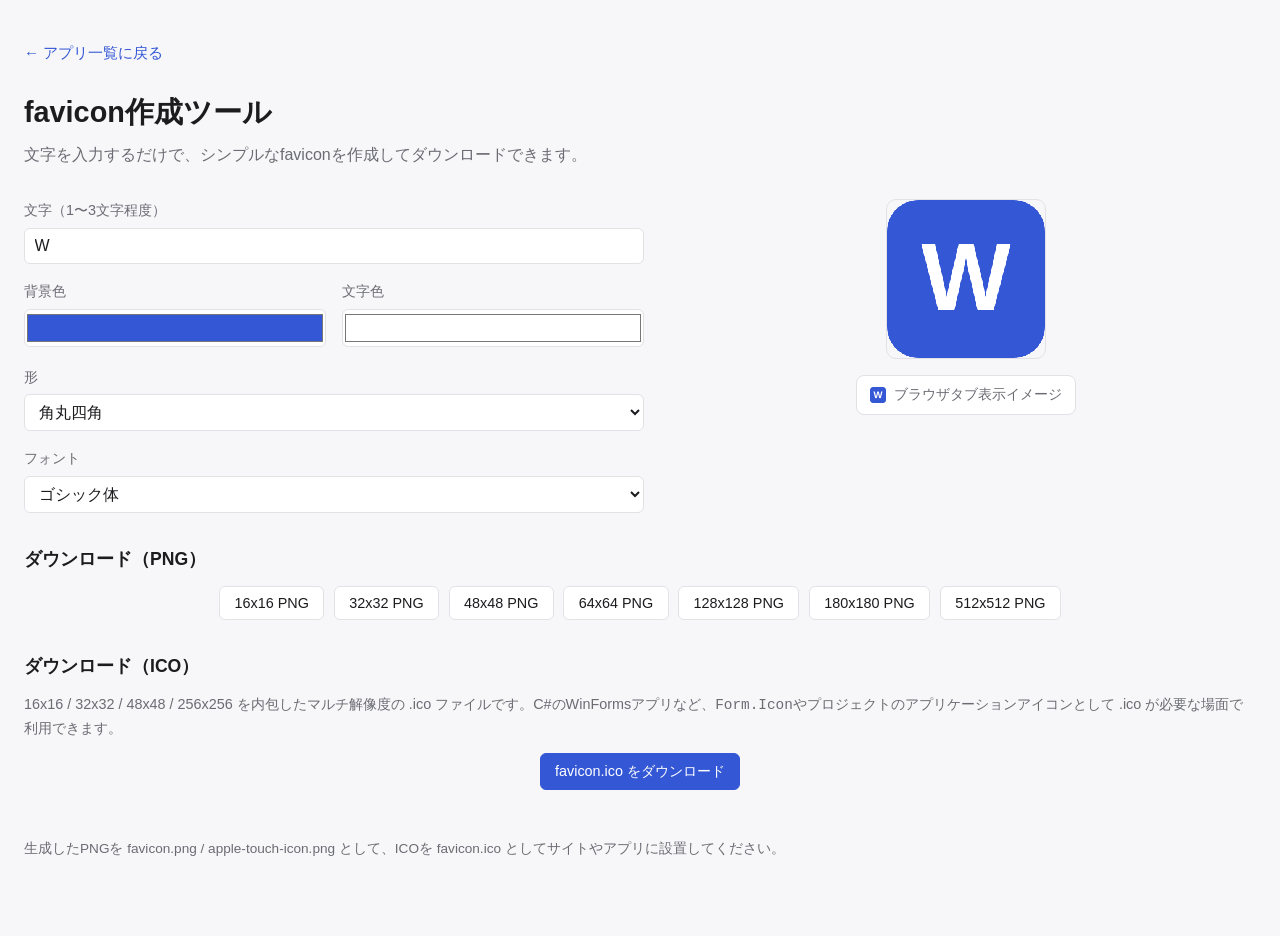
<file: apps/favicon-generator/index.html>
<!doctype html>
<html lang="ja">
<head>
<meta charset="utf-8">
<meta name="viewport" content="width=device-width, initial-scale=1">
<title>favicon作成ツール - web-tools</title>
<link rel="stylesheet" href="../../assets/style.css">
<link rel="icon" href="icon.svg" type="image/svg+xml">
<link rel="manifest" href="manifest.json">
<meta name="theme-color" content="#3457d5">
<style>
  .layout {
    display: flex;
    flex-wrap: wrap;
    gap: 2rem;
    align-items: flex-start;
  }
  .controls {
    flex: 1 1 280px;
    min-width: 260px;
    display: flex;
    flex-direction: column;
    gap: 1rem;
  }
  .field label {
    display: block;
    margin-bottom: 0.35rem;
    font-size: 0.9rem;
    color: var(--muted);
  }
  .field input[type="text"],
  .field select {
    width: 100%;
    padding: 0.5rem 0.6rem;
    border: 1px solid var(--border);
    border-radius: 6px;
    background: var(--card-bg);
    color: var(--fg);
    font-size: 1rem;
  }
  .color-row {
    display: flex;
    gap: 1rem;
  }
  .color-row .field {
    flex: 1;
  }
  .field input[type="color"] {
    width: 100%;
    height: 2.4rem;
    padding: 0;
    border: 1px solid var(--border);
    border-radius: 6px;
    background: var(--card-bg);
  }
  .preview {
    flex: 1 1 240px;
    min-width: 220px;
    display: flex;
    flex-direction: column;
    align-items: center;
    gap: 1rem;
  }
  .preview canvas {
    width: 160px;
    height: 160px;
    border: 1px solid var(--border);
    border-radius: 10px;
    image-rendering: pixelated;
  }
  .preview-tab {
    display: flex;
    align-items: center;
    gap: 0.5rem;
    padding: 0.5rem 0.8rem;
    border: 1px solid var(--border);
    border-radius: 8px;
    background: var(--card-bg);
    font-size: 0.85rem;
    color: var(--muted);
  }
  .preview-tab img {
    width: 16px;
    height: 16px;
  }
  .downloads {
    display: flex;
    flex-wrap: wrap;
    gap: 0.6rem;
    justify-content: center;
  }
  .downloads button {
    padding: 0.5rem 0.9rem;
    border: 1px solid var(--border);
    border-radius: 6px;
    background: var(--card-bg);
    color: var(--fg);
    cursor: pointer;
    font-size: 0.9rem;
  }
  .downloads button:hover {
    border-color: var(--accent);
    color: var(--accent);
  }
  .downloads button.accent {
    background: var(--accent);
    border-color: var(--accent);
    color: #fff;
  }
  .downloads button.accent:hover {
    opacity: 0.9;
    color: #fff;
  }
  section.block {
    margin-top: 2rem;
  }
  section.block h2 {
    font-size: 1.1rem;
    margin-bottom: 0.8rem;
  }
  section.block p {
    color: var(--muted);
    font-size: 0.9rem;
    margin: 0 0 0.8rem;
  }
</style>
</head>
<body>
<div class="page">
  <a class="back-link" href="../../index.html">&larr; アプリ一覧に戻る</a>
  <header class="page-header">
    <h1>favicon作成ツール</h1>
    <p>文字を入力するだけで、シンプルなfaviconを作成してダウンロードできます。</p>
  </header>

  <div class="layout">
    <div class="controls">
      <div class="field">
        <label for="text-input">文字（1〜3文字程度）</label>
        <input id="text-input" type="text" maxlength="4" value="W">
      </div>

      <div class="color-row">
        <div class="field">
          <label for="bg-color">背景色</label>
          <input id="bg-color" type="color" value="#3457d5">
        </div>
        <div class="field">
          <label for="text-color">文字色</label>
          <input id="text-color" type="color" value="#ffffff">
        </div>
      </div>

      <div class="field">
        <label for="shape-select">形</label>
        <select id="shape-select">
          <option value="square">四角</option>
          <option value="rounded" selected>角丸四角</option>
          <option value="circle">円</option>
        </select>
      </div>

      <div class="field">
        <label for="font-select">フォント</label>
        <select id="font-select">
          <option value="sans-serif" selected>ゴシック体</option>
          <option value="serif">明朝体</option>
          <option value="monospace">等幅</option>
        </select>
      </div>
    </div>

    <div class="preview">
      <canvas id="preview-canvas" width="256" height="256"></canvas>
      <div class="preview-tab">
        <img id="tab-preview-img" alt="favicon プレビュー">
        <span>ブラウザタブ表示イメージ</span>
      </div>
    </div>
  </div>

  <section class="block">
    <h2>ダウンロード（PNG）</h2>
    <div class="downloads" id="download-buttons"></div>
  </section>

  <section class="block">
    <h2>ダウンロード（ICO）</h2>
    <p>16x16 / 32x32 / 48x48 / 256x256 を内包したマルチ解像度の .ico ファイルです。C#のWinFormsアプリなど、<code>Form.Icon</code>やプロジェクトのアプリケーションアイコンとして .ico が必要な場面で利用できます。</p>
    <div class="downloads">
      <button class="accent" id="ico-download-btn">favicon.ico をダウンロード</button>
    </div>
  </section>

  <footer class="page-footer">
    <p>生成したPNGを favicon.png / apple-touch-icon.png として、ICOを favicon.ico としてサイトやアプリに設置してください。</p>
  </footer>
</div>

<script>
if ('serviceWorker' in navigator) {
  window.addEventListener('load', () => navigator.serviceWorker.register('sw.js'));
}
</script>
<script>
  const textInput = document.getElementById('text-input');
  const bgColorInput = document.getElementById('bg-color');
  const textColorInput = document.getElementById('text-color');
  const shapeSelect = document.getElementById('shape-select');
  const fontSelect = document.getElementById('font-select');
  const previewCanvas = document.getElementById('preview-canvas');
  const tabPreviewImg = document.getElementById('tab-preview-img');
  const downloadButtons = document.getElementById('download-buttons');
  const faviconLink = document.getElementById('favicon-link');

  const sizes = [16, 32, 48, 64, 128, 180, 512];

  function drawFavicon(canvas) {
    const size = canvas.width;
    const ctx = canvas.getContext('2d');
    ctx.clearRect(0, 0, size, size);

    const shape = shapeSelect.value;
    const bg = bgColorInput.value;
    ctx.fillStyle = bg;
    ctx.beginPath();
    if (shape === 'circle') {
      ctx.arc(size / 2, size / 2, size / 2, 0, Math.PI * 2);
    } else if (shape === 'rounded') {
      const r = size * 0.2;
      ctx.moveTo(r, 0);
      ctx.arcTo(size, 0, size, size, r);
      ctx.arcTo(size, size, 0, size, r);
      ctx.arcTo(0, size, 0, 0, r);
      ctx.arcTo(0, 0, size, 0, r);
    } else {
      ctx.rect(0, 0, size, size);
    }
    ctx.closePath();
    ctx.fill();

    const text = (textInput.value || '').trim().slice(0, 4) || 'W';
    ctx.fillStyle = textColorInput.value;
    ctx.textAlign = 'center';
    ctx.textBaseline = 'middle';

    let fontSize = size * 0.6;
    const maxWidth = size * 0.8;
    const fontFamily = fontSelect.value;
    do {
      ctx.font = `bold ${fontSize}px ${fontFamily}`;
      const width = ctx.measureText(text).width;
      if (width <= maxWidth) break;
      fontSize -= size * 0.02;
    } while (fontSize > size * 0.1);

    ctx.fillText(text, size / 2, size / 2 + size * 0.03);
  }

  function updatePreview() {
    drawFavicon(previewCanvas);
    tabPreviewImg.src = previewCanvas.toDataURL('image/png');
    updateSiteFavicon();
  }

  function updateSiteFavicon() {
    const canvas = document.createElement('canvas');
    canvas.width = 32;
    canvas.height = 32;
    drawFavicon(canvas);
    let link = document.querySelector('link[rel="icon"]');
    if (!link) {
      link = document.createElement('link');
      link.rel = 'icon';
      document.head.appendChild(link);
    }
    link.href = canvas.toDataURL('image/png');
  }

  function downloadSize(size) {
    const canvas = document.createElement('canvas');
    canvas.width = size;
    canvas.height = size;
    drawFavicon(canvas);
    const link = document.createElement('a');
    link.download = `favicon-${size}x${size}.png`;
    link.href = canvas.toDataURL('image/png');
    link.click();
  }

  function getPngBytes(size) {
    const canvas = document.createElement('canvas');
    canvas.width = size;
    canvas.height = size;
    drawFavicon(canvas);
    return new Promise((resolve) => {
      canvas.toBlob(async (blob) => {
        resolve(new Uint8Array(await blob.arrayBuffer()));
      }, 'image/png');
    });
  }

  function buildIco(images) {
    const headerSize = 6;
    const entrySize = 16;
    const dirSize = headerSize + entrySize * images.length;
    const totalSize = dirSize + images.reduce((sum, img) => sum + img.data.length, 0);

    const buffer = new ArrayBuffer(totalSize);
    const view = new DataView(buffer);
    const bytes = new Uint8Array(buffer);

    view.setUint16(0, 0, true);
    view.setUint16(2, 1, true);
    view.setUint16(4, images.length, true);

    let offset = dirSize;
    images.forEach((img, i) => {
      const entryOffset = headerSize + i * entrySize;
      const dim = img.size >= 256 ? 0 : img.size;
      view.setUint8(entryOffset + 0, dim);
      view.setUint8(entryOffset + 1, dim);
      view.setUint8(entryOffset + 2, 0);
      view.setUint8(entryOffset + 3, 0);
      view.setUint16(entryOffset + 4, 1, true);
      view.setUint16(entryOffset + 6, 32, true);
      view.setUint32(entryOffset + 8, img.data.length, true);
      view.setUint32(entryOffset + 12, offset, true);
      bytes.set(img.data, offset);
      offset += img.data.length;
    });

    return bytes;
  }

  async function downloadIco() {
    const icoSizes = [16, 32, 48, 256];
    const images = [];
    for (const size of icoSizes) {
      images.push({ size, data: await getPngBytes(size) });
    }
    const icoBytes = buildIco(images);
    const blob = new Blob([icoBytes], { type: 'image/x-icon' });
    const url = URL.createObjectURL(blob);
    const link = document.createElement('a');
    link.download = 'favicon.ico';
    link.href = url;
    link.click();
    URL.revokeObjectURL(url);
  }

  for (const size of sizes) {
    const btn = document.createElement('button');
    btn.textContent = `${size}x${size} PNG`;
    btn.addEventListener('click', () => downloadSize(size));
    downloadButtons.appendChild(btn);
  }

  document.getElementById('ico-download-btn').addEventListener('click', downloadIco);

  for (const el of [textInput, bgColorInput, textColorInput, shapeSelect, fontSelect]) {
    el.addEventListener('input', updatePreview);
  }

  updatePreview();
</script>
</body>
</html>
</file>
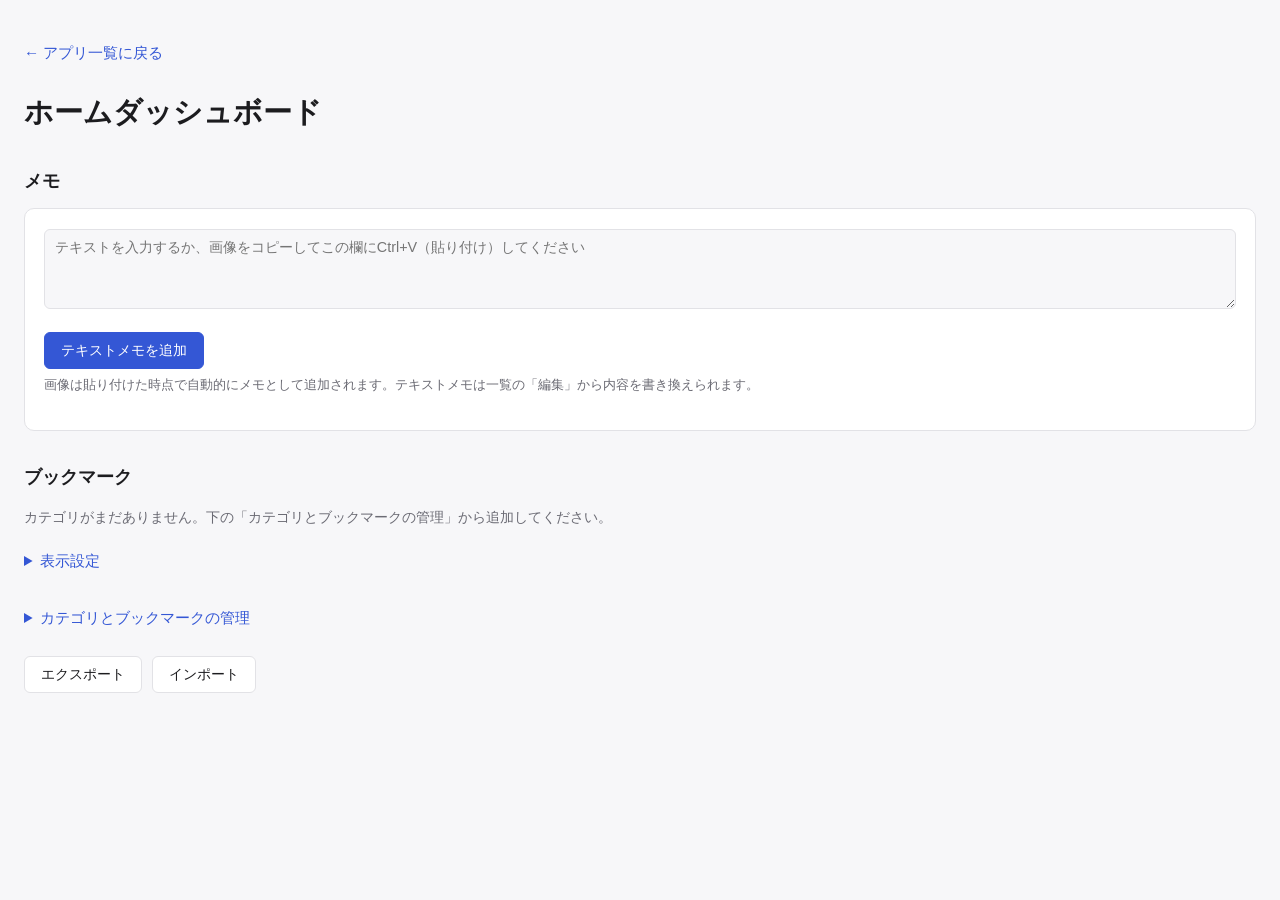
<file: apps/home-dashboard/index.html>
<!doctype html>
<html lang="ja">
<head>
<meta charset="utf-8">
<meta name="viewport" content="width=device-width, initial-scale=1">
<title>ホームダッシュボード - web-tools</title>
<link rel="stylesheet" href="../../assets/style.css">
<link rel="icon" href="icon.svg" type="image/svg+xml">
<link rel="manifest" href="manifest.json">
<meta name="theme-color" content="#3457d5">
<style>
  h2 {
    font-size: 1.1rem;
    margin: 2rem 0 0.8rem;
  }

  .card {
    background: var(--card-bg);
    border: 1px solid var(--border);
    border-radius: 10px;
    padding: 1.2rem;
  }

  button {
    font-family: inherit;
    font-size: 0.9rem;
    padding: 0.5rem 1rem;
    border-radius: 6px;
    border: 1px solid var(--border);
    background: var(--card-bg);
    color: var(--fg);
    cursor: pointer;
  }

  button.primary {
    background: var(--accent);
    border-color: var(--accent);
    color: #fff;
  }

  button:hover {
    border-color: var(--accent);
  }

  button:disabled {
    opacity: 0.4;
    cursor: not-allowed;
  }

  input[type="text"], select, textarea {
    padding: 0.5rem 0.6rem;
    border: 1px solid var(--border);
    border-radius: 6px;
    background: var(--bg);
    color: var(--fg);
    font-family: inherit;
    font-size: 0.9rem;
  }

  input[type="text"].invalid {
    border-color: #d64545;
  }

  .toolbar {
    display: flex;
    gap: 0.6rem;
    margin-top: 1rem;
    flex-wrap: wrap;
  }

  .hint {
    color: var(--muted);
    font-size: 0.82rem;
    margin: 0.3rem 0 0;
  }

  .error {
    color: #d64545;
    font-size: 0.82rem;
    margin: 0.3rem 0 0;
  }

  /* メモ */
  #memo-input {
    width: 100%;
    min-height: 80px;
    box-sizing: border-box;
    resize: vertical;
    font-family: inherit;
  }

  .memo-list {
    display: flex;
    flex-wrap: wrap;
    gap: 0.8rem;
    margin-top: 1rem;
  }

  .memo-item {
    max-width: 260px;
    padding: 0.7rem 0.8rem;
    border: 1px solid var(--border);
    border-radius: 8px;
    background: var(--bg);
  }

  .memo-item p {
    margin: 0;
    white-space: pre-wrap;
    word-break: break-word;
    font-size: 0.9rem;
  }

  .memo-item img {
    display: block;
    max-width: 240px;
    max-height: 240px;
    border-radius: 4px;
  }

  .memo-item .memo-actions {
    display: flex;
    gap: 0.4rem;
    margin-top: 0.5rem;
  }

  .memo-item .memo-actions button {
    padding: 0.15rem 0.5rem;
    font-size: 0.75rem;
  }

  .memo-item time {
    display: block;
    margin-top: 0.4rem;
    color: var(--muted);
    font-size: 0.72rem;
  }

  /* 表示エリア（ペイン） */
  .panes {
    display: grid;
    grid-template-columns: repeat(var(--pane-count, 1), 1fr);
    gap: 1rem;
    align-items: start;
  }

  @media (max-width: 700px) {
    .panes {
      grid-template-columns: 1fr;
    }
  }

  .pane {
    display: grid;
    gap: 1rem;
  }

  .category-display {
    border: 1px solid var(--border);
    border-radius: 8px;
    background: var(--card-bg);
    padding: 0.3rem 0.9rem 0.7rem;
  }

  .category-display summary {
    cursor: pointer;
    padding: 0.6rem 0;
    font-weight: 600;
    list-style: revert;
  }

  .bookmark-links {
    list-style: none;
    margin: 0;
    padding: 0;
    display: grid;
    gap: 0.4rem;
  }

  .bookmark-links a {
    display: flex;
    align-items: center;
    gap: 0.5rem;
    color: var(--fg);
    text-decoration: none;
    font-size: 0.9rem;
    overflow-wrap: anywhere;
  }

  .bookmark-links a:hover {
    color: var(--accent);
  }

  .bookmark-links img,
  .bookmark-links .favicon-fallback {
    width: 16px;
    height: 16px;
    flex-shrink: 0;
  }

  .bookmark-links .favicon-fallback {
    display: inline-flex;
    align-items: center;
    justify-content: center;
    font-size: 12px;
  }

  .empty-hint {
    color: var(--muted);
    font-size: 0.9rem;
  }

  /* 設定・管理エリア共通 */
  details.section {
    margin-bottom: 1.2rem;
  }

  details.section > summary {
    cursor: pointer;
    color: var(--accent);
    font-size: 0.95rem;
    padding: 0.4rem 0;
  }

  details.section > .card {
    margin-top: 0.8rem;
  }

  .field-row {
    display: flex;
    align-items: center;
    gap: 0.6rem;
    flex-wrap: wrap;
    margin-bottom: 0.8rem;
  }

  .field-row label {
    font-size: 0.85rem;
    color: var(--muted);
  }

  .domain-list {
    display: flex;
    flex-wrap: wrap;
    gap: 0.4rem;
  }

  .domain-chip {
    display: inline-flex;
    align-items: center;
    gap: 0.4rem;
    padding: 0.25rem 0.5rem;
    border: 1px solid var(--border);
    border-radius: 999px;
    font-size: 0.82rem;
    background: var(--bg);
  }

  .domain-chip button {
    padding: 0 0.3rem;
    border: none;
    background: none;
    font-size: 0.9rem;
    line-height: 1;
  }

  /* カテゴリ・ブックマーク管理 */
  .category-item {
    border: 1px solid var(--border);
    border-radius: 8px;
    background: var(--bg);
    padding: 0.8rem 0.9rem;
    margin-bottom: 0.8rem;
  }

  .category-item .row-top {
    display: flex;
    align-items: center;
    gap: 0.6rem;
    flex-wrap: wrap;
  }

  .category-item .cat-name {
    flex: 1;
    min-width: 120px;
  }

  .category-item .row-actions {
    display: flex;
    gap: 0.3rem;
    flex-shrink: 0;
  }

  .category-item .row-actions button {
    padding: 0.35rem 0.6rem;
    font-size: 0.85rem;
  }

  .category-item .row-options {
    display: flex;
    align-items: center;
    gap: 1rem;
    flex-wrap: wrap;
    margin-top: 0.5rem;
    font-size: 0.85rem;
  }

  .category-item .row-options label {
    display: flex;
    align-items: center;
    gap: 0.3rem;
  }

  .bookmark-manage-list {
    display: grid;
    gap: 0.5rem;
    margin: 0.8rem 0;
  }

  .bookmark-item {
    display: flex;
    align-items: center;
    gap: 0.5rem;
    flex-wrap: wrap;
    padding: 0.5rem;
    border: 1px solid var(--border);
    border-radius: 6px;
    background: var(--card-bg);
  }

  .bookmark-item .bm-favicon-preview {
    width: 18px;
    height: 18px;
    flex-shrink: 0;
  }

  .bookmark-item input[type="text"] {
    flex: 1;
    min-width: 140px;
  }

  .bookmark-item .bm-title {
    flex: 1;
  }

  .bookmark-item .bm-url {
    flex: 2;
  }

  .bookmark-item .bm-favicon {
    flex: 1.5;
  }
</style>
</head>
<body>
<div class="page">
  <a class="back-link" href="../../index.html">&larr; アプリ一覧に戻る</a>
  <header class="page-header">
    <h1>ホームダッシュボード</h1>
  </header>

  <h2>メモ</h2>
  <div class="card">
    <textarea id="memo-input" placeholder="テキストを入力するか、画像をコピーしてこの欄にCtrl+V（貼り付け）してください"></textarea>
    <div class="toolbar">
      <button type="button" class="primary" id="add-memo-btn">テキストメモを追加</button>
      <button type="button" id="cancel-memo-edit-btn" hidden>キャンセル</button>
    </div>
    <p class="hint">画像は貼り付けた時点で自動的にメモとして追加されます。テキストメモは一覧の「編集」から内容を書き換えられます。</p>
    <div class="memo-list" id="memo-list"></div>
  </div>

  <h2>ブックマーク</h2>
  <p class="empty-hint" id="panes-empty-hint">カテゴリがまだありません。下の「カテゴリとブックマークの管理」から追加してください。</p>
  <div class="panes" id="panes"></div>

  <details class="section">
    <summary>表示設定</summary>
    <div class="card">
      <div class="field-row">
        <label for="pane-count-select">ペイン数</label>
        <select id="pane-count-select">
          <option value="1">1</option>
          <option value="2">2</option>
          <option value="3">3</option>
          <option value="4">4</option>
        </select>
      </div>
      <div>
        <label>favicon自動取得を使わないドメイン</label>
        <p class="hint">ここに登録したドメイン（サブドメインも含む）のブックマークは、外部のfavicon取得サービスを使わず、そのサイト自身の <code>/favicon.ico</code> を直接参照します。</p>
        <div class="field-row">
          <input type="text" id="excluded-domain-input" placeholder="例: example.com">
          <button type="button" id="add-excluded-domain-btn">追加</button>
        </div>
        <div class="domain-list" id="excluded-domain-list"></div>
      </div>
      <div>
        <label>favicon自動取得の代替ドメイン</label>
        <p class="hint">サブドメイン単体ではfaviconを自動取得できないが、親ドメインなら取得できる場合などに、外部favicon取得サービスへ問い合わせる際のドメインを置き換えます（例: <code>sub.example.com</code> を登録すると <code>example.com</code> のfaviconを取得）。</p>
        <div class="field-row">
          <input type="text" id="favicon-alias-from-input" placeholder="例: sub.example.com">
          <span>→</span>
          <input type="text" id="favicon-alias-to-input" placeholder="例: example.com">
          <button type="button" id="add-favicon-alias-btn">追加</button>
        </div>
        <div class="domain-list" id="favicon-alias-list"></div>
      </div>
    </div>
  </details>

  <details class="section">
    <summary>カテゴリとブックマークの管理</summary>
    <div class="card">
      <button type="button" class="primary" id="add-category-btn">カテゴリを追加</button>
      <div id="category-manage-list"></div>
    </div>
  </details>

  <div class="toolbar">
    <button type="button" id="export-btn">エクスポート</button>
    <button type="button" id="import-btn">インポート</button>
  </div>
</div>

<script src="../../assets/filename.js"></script>
<script src="../../assets/import-export.js"></script>
<script>
(function () {
  const STORAGE_KEY = 'home-dashboard-data';
  const GOOGLE_FAVICON_BASE = 'https://www.google.com/s2/favicons';

  const memoInput = document.getElementById('memo-input');
  const addMemoBtn = document.getElementById('add-memo-btn');
  const cancelMemoEditBtn = document.getElementById('cancel-memo-edit-btn');
  const memoListEl = document.getElementById('memo-list');

  const panesEl = document.getElementById('panes');
  const panesEmptyHint = document.getElementById('panes-empty-hint');

  const paneCountSelect = document.getElementById('pane-count-select');
  const excludedDomainInput = document.getElementById('excluded-domain-input');
  const addExcludedDomainBtn = document.getElementById('add-excluded-domain-btn');
  const excludedDomainListEl = document.getElementById('excluded-domain-list');
  const faviconAliasFromInput = document.getElementById('favicon-alias-from-input');
  const faviconAliasToInput = document.getElementById('favicon-alias-to-input');
  const addFaviconAliasBtn = document.getElementById('add-favicon-alias-btn');
  const faviconAliasListEl = document.getElementById('favicon-alias-list');

  const addCategoryBtn = document.getElementById('add-category-btn');
  const categoryManageListEl = document.getElementById('category-manage-list');

  const exportBtn = document.getElementById('export-btn');
  const importBtn = document.getElementById('import-btn');

  let data = loadData();

  function createId() {
    if (window.crypto && crypto.randomUUID) return crypto.randomUUID();
    return 'id-' + Date.now() + '-' + Math.random().toString(16).slice(2);
  }

  function defaultData() {
    return { paneCount: 2, categories: [], bookmarks: [], memos: [], excludedDomains: [], faviconAliases: [] };
  }

  function loadData() {
    try {
      const raw = localStorage.getItem(STORAGE_KEY);
      if (!raw) return defaultData();
      return normalizeData(JSON.parse(raw));
    } catch (e) {
      return defaultData();
    }
  }

  function normalizeData(parsed) {
    const base = defaultData();
    if (!parsed || typeof parsed !== 'object') return base;

    const paneCount = [1, 2, 3, 4].includes(parsed.paneCount) ? parsed.paneCount : base.paneCount;

    const categories = Array.isArray(parsed.categories) ? parsed.categories
      .filter((c) => c && typeof c === 'object' && typeof c.name === 'string')
      .map((c, i) => ({
        id: typeof c.id === 'string' && c.id ? c.id : createId(),
        name: c.name,
        pane: Number.isInteger(c.pane) && c.pane >= 0 && c.pane < paneCount ? c.pane : 0,
        order: Number.isInteger(c.order) ? c.order : i,
        collapsed: c.collapsed === true
      })) : [];

    const categoryIds = new Set(categories.map((c) => c.id));
    const bookmarks = Array.isArray(parsed.bookmarks) ? parsed.bookmarks
      .filter((b) => b && typeof b === 'object' && typeof b.url === 'string')
      .map((b) => ({
        id: typeof b.id === 'string' && b.id ? b.id : createId(),
        categoryId: typeof b.categoryId === 'string' ? b.categoryId : '',
        title: typeof b.title === 'string' ? b.title : '',
        url: b.url,
        favicon: typeof b.favicon === 'string' ? b.favicon : ''
      }))
      .filter((b) => categoryIds.has(b.categoryId)) : [];

    const memos = Array.isArray(parsed.memos) ? parsed.memos
      .filter((m) => m && typeof m === 'object' && (m.type === 'text' || m.type === 'image'))
      .map((m) => ({
        id: typeof m.id === 'string' && m.id ? m.id : createId(),
        type: m.type,
        content: typeof m.content === 'string' ? m.content : '',
        createdAt: typeof m.createdAt === 'string' ? m.createdAt : new Date().toISOString()
      })) : [];

    const excludedDomains = Array.isArray(parsed.excludedDomains)
      ? parsed.excludedDomains.filter((d) => typeof d === 'string' && d)
      : [];

    const faviconAliasMap = new Map();
    (Array.isArray(parsed.faviconAliases) ? parsed.faviconAliases : [])
      .filter((a) => a && typeof a === 'object' && typeof a.from === 'string' && a.from && typeof a.to === 'string' && a.to)
      .forEach((a) => faviconAliasMap.set(a.from, a.to));
    const faviconAliases = Array.from(faviconAliasMap, ([from, to]) => ({ from, to }));

    return { paneCount, categories, bookmarks, memos, excludedDomains, faviconAliases };
  }

  function saveData() {
    try {
      localStorage.setItem(STORAGE_KEY, JSON.stringify(data));
    } catch (e) {
      alert('データの保存に失敗しました（ブラウザのストレージが利用できないか、容量が上限に達している可能性があります）。画像メモを減らすかエクスポートしてバックアップを取ってください。');
    }
  }

  function isValidBookmarkUrl(url) {
    try {
      const u = new URL(url);
      return u.protocol === 'http:' || u.protocol === 'https:' || u.protocol === 'file:';
    } catch (e) {
      return false;
    }
  }

  function getHostname(url) {
    try {
      return new URL(url).hostname;
    } catch (e) {
      return '';
    }
  }

  function isExcludedDomain(hostname) {
    return data.excludedDomains.some((d) => hostname === d || hostname.endsWith('.' + d));
  }

  function resolveFaviconAliasHostname(hostname) {
    const alias = data.faviconAliases.find((a) => hostname === a.from || hostname.endsWith('.' + a.from));
    return alias ? alias.to : null;
  }

  function resolveFaviconUrl(bookmark) {
    if (bookmark.favicon) return bookmark.favicon;
    const hostname = getHostname(bookmark.url);
    if (!hostname) return '';
    if (isExcludedDomain(hostname)) {
      return 'https://' + hostname + '/favicon.ico';
    }
    const queryHostname = resolveFaviconAliasHostname(hostname) || hostname;
    return GOOGLE_FAVICON_BASE + '?sz=32&domain=' + encodeURIComponent(queryHostname);
  }

  function faviconFallback() {
    const fallback = document.createElement('span');
    fallback.className = 'favicon-fallback';
    fallback.textContent = '🔖';
    return fallback;
  }

  function faviconImg(bookmark, size, extraClassName) {
    const buildFallback = () => {
      const fallback = faviconFallback();
      if (extraClassName) fallback.classList.add(extraClassName);
      return fallback;
    };
    const url = resolveFaviconUrl(bookmark);
    // 空文字を img.src に設定すると現在のページ自身を再取得してしまうため、
    // URLが解決できない場合は最初からフォールバック表示にする
    if (!url) return buildFallback();
    const img = document.createElement('img');
    img.src = url;
    img.alt = '';
    img.width = size;
    img.height = size;
    img.referrerPolicy = 'no-referrer';
    if (extraClassName) img.classList.add(extraClassName);
    img.addEventListener('error', () => img.replaceWith(buildFallback()), { once: true });
    return img;
  }

  // ---------- メモ ----------

  let editingMemoId = null;

  function addMemo(memo) {
    data.memos.unshift({ id: createId(), createdAt: new Date().toISOString(), ...memo });
    saveData();
    renderMemos();
  }

  function resetMemoForm() {
    memoInput.value = '';
    editingMemoId = null;
    addMemoBtn.textContent = 'テキストメモを追加';
    cancelMemoEditBtn.hidden = true;
  }

  function startMemoEdit(memo) {
    editingMemoId = memo.id;
    memoInput.value = memo.content;
    addMemoBtn.textContent = '更新';
    cancelMemoEditBtn.hidden = false;
    memoInput.focus();
  }

  addMemoBtn.addEventListener('click', () => {
    const text = memoInput.value.trim();
    if (!text) return;
    if (editingMemoId) {
      const target = data.memos.find((m) => m.id === editingMemoId);
      if (target) {
        target.content = text;
        saveData();
      }
      resetMemoForm();
      renderMemos();
    } else {
      addMemo({ type: 'text', content: text });
      memoInput.value = '';
    }
  });

  cancelMemoEditBtn.addEventListener('click', () => {
    resetMemoForm();
  });

  memoInput.addEventListener('paste', (event) => {
    const items = event.clipboardData && event.clipboardData.items;
    if (!items) return;
    for (const item of items) {
      if (item.type.startsWith('image/')) {
        const file = item.getAsFile();
        if (!file) continue;
        event.preventDefault();
        const reader = new FileReader();
        reader.onload = () => addMemo({ type: 'image', content: String(reader.result) });
        reader.readAsDataURL(file);
        return;
      }
    }
  });

  function renderMemos() {
    memoListEl.innerHTML = '';
    data.memos.forEach((memo) => {
      const item = document.createElement('div');
      item.className = 'memo-item';

      if (memo.type === 'image') {
        const img = document.createElement('img');
        img.src = memo.content;
        img.alt = '';
        item.appendChild(img);
      } else {
        const p = document.createElement('p');
        p.textContent = memo.content;
        item.appendChild(p);
      }

      const actions = document.createElement('div');
      actions.className = 'memo-actions';

      if (memo.type === 'text') {
        const editBtn = document.createElement('button');
        editBtn.type = 'button';
        editBtn.textContent = '編集';
        editBtn.addEventListener('click', () => startMemoEdit(memo));
        actions.appendChild(editBtn);
      }

      const deleteBtn = document.createElement('button');
      deleteBtn.type = 'button';
      deleteBtn.textContent = '削除';
      deleteBtn.addEventListener('click', () => {
        data.memos = data.memos.filter((m) => m.id !== memo.id);
        if (editingMemoId === memo.id) resetMemoForm();
        saveData();
        renderMemos();
      });
      actions.appendChild(deleteBtn);

      item.appendChild(actions);

      const time = document.createElement('time');
      const d = new Date(memo.createdAt);
      if (!isNaN(d)) {
        const pad = (n) => String(n).padStart(2, '0');
        time.textContent = d.getFullYear() + '/' + pad(d.getMonth() + 1) + '/' + pad(d.getDate()) +
          ' ' + pad(d.getHours()) + ':' + pad(d.getMinutes());
      }
      item.appendChild(time);

      memoListEl.appendChild(item);
    });
  }

  // ---------- 表示エリア（ペイン） ----------

  function getSortedCategories() {
    return [...data.categories].sort((a, b) => a.order - b.order);
  }

  function renderPanes() {
    panesEl.innerHTML = '';
    panesEl.style.setProperty('--pane-count', data.paneCount);
    panesEmptyHint.hidden = data.categories.length > 0;

    const sorted = getSortedCategories();

    for (let paneIndex = 0; paneIndex < data.paneCount; paneIndex++) {
      const pane = document.createElement('div');
      pane.className = 'pane';
      sorted.filter((c) => c.pane === paneIndex).forEach((category) => {
        pane.appendChild(buildCategoryDisplay(category));
      });
      panesEl.appendChild(pane);
    }
  }

  function buildCategoryDisplay(category) {
    const details = document.createElement('details');
    details.className = 'category-display';
    details.open = !category.collapsed;

    const summary = document.createElement('summary');
    summary.textContent = category.name;
    details.appendChild(summary);

    const list = document.createElement('ul');
    list.className = 'bookmark-links';

    const bookmarks = data.bookmarks.filter((b) => b.categoryId === category.id && isValidBookmarkUrl(b.url));
    if (bookmarks.length === 0) {
      const li = document.createElement('li');
      li.className = 'empty-hint';
      li.textContent = 'ブックマークがありません。';
      list.appendChild(li);
    } else {
      bookmarks.forEach((bookmark) => {
        const li = document.createElement('li');
        const a = document.createElement('a');
        a.href = bookmark.url;
        a.target = '_blank';
        a.rel = 'noopener noreferrer';
        a.appendChild(faviconImg(bookmark, 16));
        const span = document.createElement('span');
        span.textContent = bookmark.title || bookmark.url;
        a.appendChild(span);
        li.appendChild(a);
        list.appendChild(li);
      });
    }

    details.appendChild(list);
    return details;
  }

  // ---------- 表示設定 ----------

  function renderPaneCountSelect() {
    paneCountSelect.value = String(data.paneCount);
  }

  paneCountSelect.addEventListener('change', () => {
    const newCount = Number(paneCountSelect.value);
    data.paneCount = newCount;
    data.categories.forEach((c) => {
      if (c.pane >= newCount) c.pane = newCount - 1;
    });
    saveData();
    renderPanes();
    renderCategoryManage();
  });

  function renderExcludedDomains() {
    excludedDomainListEl.innerHTML = '';
    data.excludedDomains.forEach((domain) => {
      const chip = document.createElement('span');
      chip.className = 'domain-chip';
      const text = document.createElement('span');
      text.textContent = domain;
      const removeBtn = document.createElement('button');
      removeBtn.type = 'button';
      removeBtn.textContent = '×';
      removeBtn.title = '削除';
      removeBtn.addEventListener('click', () => {
        data.excludedDomains = data.excludedDomains.filter((d) => d !== domain);
        saveData();
        renderExcludedDomains();
        renderPanes();
      });
      chip.appendChild(text);
      chip.appendChild(removeBtn);
      excludedDomainListEl.appendChild(chip);
    });
  }

  addExcludedDomainBtn.addEventListener('click', () => {
    const domain = excludedDomainInput.value.trim().toLowerCase();
    if (!domain) return;
    if (!data.excludedDomains.includes(domain)) {
      data.excludedDomains.push(domain);
      saveData();
      renderExcludedDomains();
      renderPanes();
    }
    excludedDomainInput.value = '';
  });

  function renderFaviconAliases() {
    faviconAliasListEl.innerHTML = '';
    data.faviconAliases.forEach((alias) => {
      const chip = document.createElement('span');
      chip.className = 'domain-chip';
      const text = document.createElement('span');
      text.textContent = alias.from + ' → ' + alias.to;
      const removeBtn = document.createElement('button');
      removeBtn.type = 'button';
      removeBtn.textContent = '×';
      removeBtn.title = '削除';
      removeBtn.addEventListener('click', () => {
        data.faviconAliases = data.faviconAliases.filter((a) => a.from !== alias.from);
        saveData();
        renderFaviconAliases();
        renderPanes();
      });
      chip.appendChild(text);
      chip.appendChild(removeBtn);
      faviconAliasListEl.appendChild(chip);
    });
  }

  addFaviconAliasBtn.addEventListener('click', () => {
    const from = faviconAliasFromInput.value.trim().toLowerCase();
    const to = faviconAliasToInput.value.trim().toLowerCase();
    if (!from || !to) return;
    const existing = data.faviconAliases.find((a) => a.from === from);
    if (existing) {
      existing.to = to;
    } else {
      data.faviconAliases.push({ from, to });
    }
    saveData();
    renderFaviconAliases();
    renderPanes();
    faviconAliasFromInput.value = '';
    faviconAliasToInput.value = '';
  });

  // ---------- カテゴリ・ブックマーク管理 ----------

  addCategoryBtn.addEventListener('click', () => {
    const category = {
      id: createId(),
      name: '',
      pane: 0,
      order: data.categories.length,
      collapsed: false
    };
    data.categories.push(category);
    saveData();
    renderCategoryManage();
    renderPanes();
    const nameInput = categoryManageListEl.querySelector('[data-id="' + category.id + '"] .cat-name');
    if (nameInput) nameInput.focus();
  });

  function renderCategoryManage() {
    categoryManageListEl.innerHTML = '';
    const sorted = getSortedCategories();
    sorted.forEach((category, index) => {
      categoryManageListEl.appendChild(buildCategoryManageItem(category, index, sorted.length));
    });
  }

  function buildCategoryManageItem(category, index, total) {
    const item = document.createElement('div');
    item.className = 'category-item';
    item.dataset.id = category.id;

    const rowTop = document.createElement('div');
    rowTop.className = 'row-top';

    const nameInput = document.createElement('input');
    nameInput.type = 'text';
    nameInput.className = 'cat-name';
    nameInput.placeholder = 'カテゴリ名';
    nameInput.value = category.name;
    nameInput.addEventListener('input', () => {
      category.name = nameInput.value;
      saveData();
      renderPanes();
    });

    const actions = document.createElement('div');
    actions.className = 'row-actions';

    const upBtn = document.createElement('button');
    upBtn.type = 'button';
    upBtn.textContent = '↑';
    upBtn.disabled = index === 0;
    upBtn.addEventListener('click', () => {
      const other = findCategoryBySortedIndex(index - 1);
      swapOrder(category, other);
    });

    const downBtn = document.createElement('button');
    downBtn.type = 'button';
    downBtn.textContent = '↓';
    downBtn.disabled = index === total - 1;
    downBtn.addEventListener('click', () => {
      const other = findCategoryBySortedIndex(index + 1);
      swapOrder(category, other);
    });

    const deleteBtn = document.createElement('button');
    deleteBtn.type = 'button';
    deleteBtn.textContent = '削除';
    deleteBtn.addEventListener('click', () => {
      const bookmarkCount = data.bookmarks.filter((b) => b.categoryId === category.id).length;
      const message = bookmarkCount > 0
        ? '「' + (category.name || '(名称未設定)') + '」と、含まれる' + bookmarkCount + '件のブックマークを削除しますか？'
        : '「' + (category.name || '(名称未設定)') + '」を削除しますか？';
      if (!confirm(message)) return;
      data.categories = data.categories.filter((c) => c.id !== category.id);
      data.bookmarks = data.bookmarks.filter((b) => b.categoryId !== category.id);
      saveData();
      renderCategoryManage();
      renderPanes();
    });

    actions.appendChild(upBtn);
    actions.appendChild(downBtn);
    actions.appendChild(deleteBtn);
    rowTop.appendChild(nameInput);
    rowTop.appendChild(actions);

    const rowOptions = document.createElement('div');
    rowOptions.className = 'row-options';

    const paneLabel = document.createElement('label');
    paneLabel.textContent = '配置ペイン: ';
    const paneSelect = document.createElement('select');
    for (let i = 0; i < data.paneCount; i++) {
      const option = document.createElement('option');
      option.value = String(i);
      option.textContent = String(i + 1);
      paneSelect.appendChild(option);
    }
    paneSelect.value = String(category.pane);
    paneSelect.addEventListener('change', () => {
      category.pane = Number(paneSelect.value);
      saveData();
      renderPanes();
    });
    paneLabel.appendChild(paneSelect);

    const collapsedLabel = document.createElement('label');
    const collapsedCheckbox = document.createElement('input');
    collapsedCheckbox.type = 'checkbox';
    collapsedCheckbox.checked = category.collapsed;
    collapsedCheckbox.addEventListener('change', () => {
      category.collapsed = collapsedCheckbox.checked;
      saveData();
      renderPanes();
    });
    collapsedLabel.appendChild(collapsedCheckbox);
    collapsedLabel.appendChild(document.createTextNode('表示時は折りたたむ'));

    rowOptions.appendChild(paneLabel);
    rowOptions.appendChild(collapsedLabel);

    const bookmarkList = document.createElement('div');
    bookmarkList.className = 'bookmark-manage-list';
    data.bookmarks.filter((b) => b.categoryId === category.id).forEach((bookmark, bIndex, arr) => {
      bookmarkList.appendChild(buildBookmarkManageItem(bookmark, bIndex, arr.length));
    });

    const addBookmarkBtn = document.createElement('button');
    addBookmarkBtn.type = 'button';
    addBookmarkBtn.textContent = 'ブックマークを追加';
    addBookmarkBtn.addEventListener('click', () => {
      const bookmark = { id: createId(), categoryId: category.id, title: '', url: '', favicon: '' };
      data.bookmarks.push(bookmark);
      saveData();
      renderCategoryManage();
      renderPanes();
      const urlInput = categoryManageListEl.querySelector('[data-bookmark-id="' + bookmark.id + '"] .bm-title');
      if (urlInput) urlInput.focus();
    });

    item.appendChild(rowTop);
    item.appendChild(rowOptions);
    item.appendChild(bookmarkList);
    item.appendChild(addBookmarkBtn);

    return item;
  }

  function findCategoryBySortedIndex(index) {
    return getSortedCategories()[index];
  }

  function swapOrder(categoryA, categoryB) {
    if (!categoryA || !categoryB) return;
    const tmp = categoryA.order;
    categoryA.order = categoryB.order;
    categoryB.order = tmp;
    saveData();
    renderCategoryManage();
    renderPanes();
  }

  function buildBookmarkManageItem(bookmark, index, total) {
    const item = document.createElement('div');
    item.className = 'bookmark-item';
    item.dataset.bookmarkId = bookmark.id;

    const preview = faviconImg(bookmark, 18, 'bm-favicon-preview');

    const titleInput = document.createElement('input');
    titleInput.type = 'text';
    titleInput.className = 'bm-title';
    titleInput.placeholder = 'タイトル';
    titleInput.value = bookmark.title;

    const urlInput = document.createElement('input');
    urlInput.type = 'text';
    urlInput.className = 'bm-url';
    urlInput.placeholder = 'https://example.com';
    urlInput.value = bookmark.url;

    const faviconInput = document.createElement('input');
    faviconInput.type = 'text';
    faviconInput.className = 'bm-favicon';
    faviconInput.placeholder = 'favicon URL（省略可・自動取得）';
    faviconInput.value = bookmark.favicon;

    titleInput.addEventListener('input', () => {
      bookmark.title = titleInput.value;
      saveData();
      renderPanes();
    });
    urlInput.addEventListener('input', () => {
      bookmark.url = urlInput.value;
      urlInput.classList.toggle('invalid', !!urlInput.value && !isValidBookmarkUrl(urlInput.value));
      saveData();
      updatePreview();
      renderPanes();
    });
    faviconInput.addEventListener('input', () => {
      bookmark.favicon = faviconInput.value;
      saveData();
      updatePreview();
      renderPanes();
    });

    function updatePreview() {
      const current = item.querySelector('.bm-favicon-preview');
      const fresh = faviconImg(bookmark, 18, 'bm-favicon-preview');
      if (current) current.replaceWith(fresh);
    }

    urlInput.classList.toggle('invalid', !!urlInput.value && !isValidBookmarkUrl(urlInput.value));

    const actions = document.createElement('div');
    actions.className = 'row-actions';

    const upBtn = document.createElement('button');
    upBtn.type = 'button';
    upBtn.textContent = '↑';
    upBtn.disabled = index === 0;
    upBtn.addEventListener('click', () => moveBookmark(bookmark, -1));

    const downBtn = document.createElement('button');
    downBtn.type = 'button';
    downBtn.textContent = '↓';
    downBtn.disabled = index === total - 1;
    downBtn.addEventListener('click', () => moveBookmark(bookmark, 1));

    const deleteBtn = document.createElement('button');
    deleteBtn.type = 'button';
    deleteBtn.textContent = '削除';
    deleteBtn.addEventListener('click', () => {
      if (!confirm('「' + (bookmark.title || bookmark.url || '(未設定)') + '」を削除しますか？')) return;
      data.bookmarks = data.bookmarks.filter((b) => b.id !== bookmark.id);
      saveData();
      renderCategoryManage();
      renderPanes();
    });

    actions.appendChild(upBtn);
    actions.appendChild(downBtn);
    actions.appendChild(deleteBtn);

    item.appendChild(preview);
    item.appendChild(titleInput);
    item.appendChild(urlInput);
    item.appendChild(faviconInput);
    item.appendChild(actions);

    return item;
  }

  function moveBookmark(bookmark, direction) {
    const siblings = data.bookmarks.filter((b) => b.categoryId === bookmark.categoryId);
    const currentIndex = siblings.indexOf(bookmark);
    const targetIndex = currentIndex + direction;
    if (targetIndex < 0 || targetIndex >= siblings.length) return;
    const globalCurrentIndex = data.bookmarks.indexOf(bookmark);
    const globalTargetIndex = data.bookmarks.indexOf(siblings[targetIndex]);
    [data.bookmarks[globalCurrentIndex], data.bookmarks[globalTargetIndex]] =
      [data.bookmarks[globalTargetIndex], data.bookmarks[globalCurrentIndex]];
    saveData();
    renderCategoryManage();
    renderPanes();
  }

  // ---------- エクスポート・インポート ----------

  exportBtn.addEventListener('click', () => {
    ImportExport.exportJson(data, ImportExport.timestampedFilename('home-dashboard'));
  });

  importBtn.addEventListener('click', () => {
    ImportExport.importJson({
      onImport: (parsed) => {
        parsed = normalizeData(parsed);
        const replace = confirm(
          'データを読み込みました（カテゴリ' + parsed.categories.length + '件、ブックマーク' + parsed.bookmarks.length +
          '件、メモ' + parsed.memos.length + '件）。\n' +
          'OK: 既存のデータを置き換える\nキャンセル: 既存のデータに追加する'
        );
        if (replace) {
          data = parsed;
        } else {
          const idMap = new Map();
          const newCategories = parsed.categories.map((c) => {
            const newId = createId();
            idMap.set(c.id, newId);
            return {
              ...c,
              id: newId,
              pane: c.pane >= data.paneCount ? data.paneCount - 1 : c.pane,
              order: data.categories.length + c.order
            };
          });
          const newBookmarks = parsed.bookmarks.map((b) => ({
            ...b,
            id: createId(),
            categoryId: idMap.get(b.categoryId) || ''
          })).filter((b) => b.categoryId);
          data.categories = data.categories.concat(newCategories);
          data.bookmarks = data.bookmarks.concat(newBookmarks);
          data.memos = data.memos.concat(parsed.memos.map((m) => ({ ...m, id: createId() })));
          data.excludedDomains = Array.from(new Set(data.excludedDomains.concat(parsed.excludedDomains)));
          const aliasMap = new Map(data.faviconAliases.map((a) => [a.from, a.to]));
          parsed.faviconAliases.forEach((a) => aliasMap.set(a.from, a.to));
          data.faviconAliases = Array.from(aliasMap, ([from, to]) => ({ from, to }));
        }
        resetMemoForm();
        saveData();
        renderAll();
      }
    });
  });

  function renderAll() {
    renderMemos();
    renderPanes();
    renderPaneCountSelect();
    renderExcludedDomains();
    renderFaviconAliases();
    renderCategoryManage();
  }

  renderAll();
}());

if ('serviceWorker' in navigator) {
  window.addEventListener('load', () => navigator.serviceWorker.register('sw.js'));
}
</script>
</body>
</html>
</file>
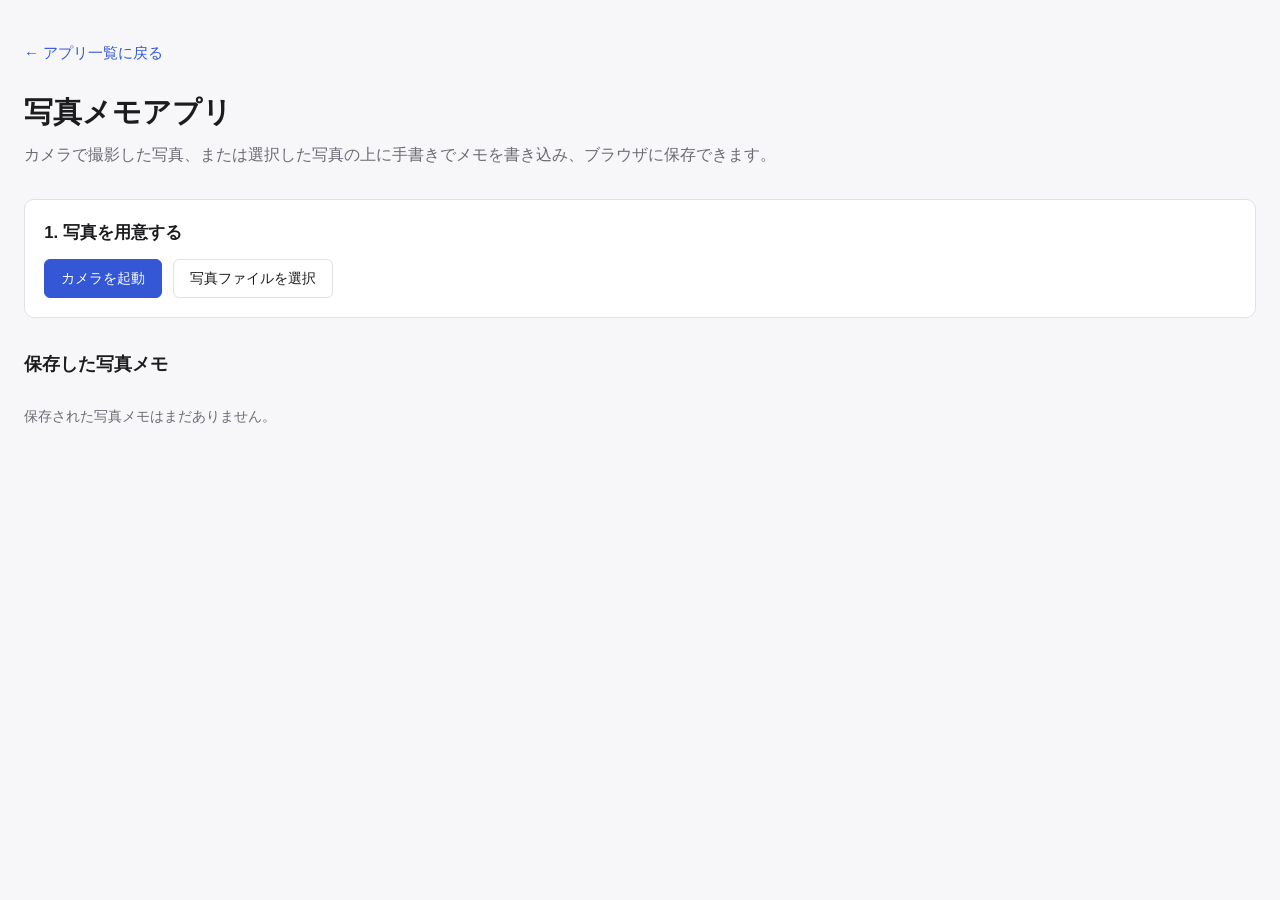
<file: apps/photo-memo/index.html>
<!doctype html>
<html lang="ja">
<head>
<meta charset="utf-8">
<meta name="viewport" content="width=device-width, initial-scale=1">
<title>写真メモアプリ - web-tools</title>
<link rel="stylesheet" href="../../assets/style.css">
<link rel="icon" href="icon.svg" type="image/svg+xml">
<link rel="manifest" href="manifest.json">
<meta name="theme-color" content="#3457d5">
<style>
  .step {
    border: 1px solid var(--border);
    border-radius: 10px;
    padding: 1.2rem;
    background: var(--card-bg);
    margin-bottom: 1.2rem;
  }
  .step h2 {
    margin: 0 0 0.8rem;
    font-size: 1.05rem;
  }
  .start-actions {
    display: flex;
    flex-wrap: wrap;
    gap: 0.7rem;
  }
  button {
    padding: 0.55rem 1rem;
    border: 1px solid var(--border);
    border-radius: 6px;
    background: var(--card-bg);
    color: var(--fg);
    cursor: pointer;
    font-size: 0.9rem;
  }
  button:hover {
    border-color: var(--accent);
    color: var(--accent);
  }
  button.accent {
    background: var(--accent);
    border-color: var(--accent);
    color: #fff;
  }
  button.accent:hover {
    opacity: 0.9;
    color: #fff;
  }
  .tool-group {
    display: inline-flex;
    border: 1px solid var(--border);
    border-radius: 6px;
    overflow: hidden;
  }
  .tool-btn {
    display: flex;
    align-items: center;
    gap: 0.35rem;
    padding: 0.5rem 0.8rem;
    border: none;
    border-right: 1px solid var(--border);
    background: var(--card-bg);
    color: var(--fg);
    cursor: pointer;
    font-size: 0.85rem;
  }
  .tool-btn:last-child {
    border-right: none;
  }
  .tool-btn svg {
    width: 18px;
    height: 18px;
    flex-shrink: 0;
  }
  .tool-btn:hover {
    background: var(--bg);
  }
  .tool-btn.active {
    background: var(--accent);
    color: #fff;
  }
  .tool-btn.active:hover {
    background: var(--accent);
  }
  #camera-video {
    width: 100%;
    max-width: 520px;
    border-radius: 8px;
    background: #000;
    display: block;
  }
  .camera-error {
    color: #d64545;
    font-size: 0.9rem;
    margin: 0.6rem 0 0;
  }
  .action-row {
    display: flex;
    flex-wrap: wrap;
    gap: 0.6rem;
    margin-top: 0.9rem;
  }
  .edit-toolbar {
    display: flex;
    flex-wrap: wrap;
    gap: 0.9rem;
    align-items: flex-end;
    margin-bottom: 0.9rem;
  }
  .field label {
    display: block;
    margin-bottom: 0.3rem;
    font-size: 0.85rem;
    color: var(--muted);
  }
  .field input[type="color"] {
    width: 3rem;
    height: 2.2rem;
    padding: 0;
    border: 1px solid var(--border);
    border-radius: 6px;
    background: var(--card-bg);
  }
  .field input[type="range"] {
    width: 7rem;
  }
  .field input[type="text"] {
    padding: 0.45rem 0.6rem;
    border: 1px solid var(--border);
    border-radius: 6px;
    background: var(--card-bg);
    color: var(--fg);
    font-size: 0.95rem;
  }
  .edit-canvas-wrap {
    position: relative;
    display: inline-block;
    max-width: 100%;
    border: 1px solid var(--border);
    border-radius: 8px;
    overflow: hidden;
    touch-action: none;
    line-height: 0;
  }
  .edit-canvas-wrap canvas {
    display: block;
    max-width: 100%;
    height: auto;
  }
  #draw-canvas {
    position: absolute;
    top: 0;
    left: 0;
    cursor: crosshair;
  }
  section.block {
    margin-top: 2rem;
  }
  section.block h2 {
    font-size: 1.1rem;
    margin-bottom: 0.8rem;
  }
  .memo-grid {
    display: grid;
    grid-template-columns: repeat(auto-fill, minmax(160px, 1fr));
    gap: 1rem;
  }
  .memo-card {
    border: 1px solid var(--border);
    border-radius: 8px;
    overflow: hidden;
    background: var(--card-bg);
  }
  .memo-card img {
    width: 100%;
    display: block;
    aspect-ratio: 4 / 3;
    object-fit: cover;
    cursor: pointer;
    background: #000;
  }
  .memo-card .memo-info {
    padding: 0.5rem 0.6rem;
  }
  .memo-card .memo-title {
    font-size: 0.9rem;
    font-weight: 600;
    overflow: hidden;
    text-overflow: ellipsis;
    white-space: nowrap;
  }
  .memo-card .memo-date {
    font-size: 0.75rem;
    color: var(--muted);
  }
  .memo-card .memo-actions {
    display: flex;
    gap: 0.4rem;
    padding: 0 0.6rem 0.6rem;
  }
  .memo-card .memo-actions button {
    flex: 1;
    padding: 0.3rem 0;
    font-size: 0.8rem;
  }
  .empty-state {
    color: var(--muted);
    font-size: 0.9rem;
  }
  input[type="file"] {
    display: none;
  }
</style>
</head>
<body>
<div class="page">
  <a class="back-link" href="../../index.html">&larr; アプリ一覧に戻る</a>
  <header class="page-header">
    <h1>写真メモアプリ</h1>
    <p>カメラで撮影した写真、または選択した写真の上に手書きでメモを書き込み、ブラウザに保存できます。</p>
  </header>

  <div id="step-start" class="step">
    <h2>1. 写真を用意する</h2>
    <div class="start-actions">
      <button id="start-camera-btn" class="accent" type="button">カメラを起動</button>
      <button id="pick-file-btn" type="button">写真ファイルを選択</button>
      <input id="file-fallback" type="file" accept="image/*">
    </div>
    <p id="camera-error" class="camera-error" hidden></p>
  </div>

  <div id="step-camera" class="step" hidden>
    <h2>2. 撮影する</h2>
    <video id="camera-video" autoplay playsinline muted></video>
    <div class="action-row">
      <button id="shutter-btn" class="accent" type="button">撮影する</button>
      <button id="cancel-camera-btn" type="button">やめる</button>
    </div>
  </div>

  <div id="step-edit" class="step" hidden>
    <h2>3. 写真に手書きメモを書く</h2>
    <div class="edit-toolbar">
      <div class="field">
        <label for="pen-color">ペンの色</label>
        <input id="pen-color" type="color" value="#ff3b30">
      </div>
      <div class="field">
        <label for="pen-size">太さ（<span id="pen-size-label">6</span>px）</label>
        <input id="pen-size" type="range" min="1" max="40" value="6">
      </div>
      <div class="field">
        <label>ツール</label>
        <div class="tool-group" role="group" aria-label="描画ツール">
          <button id="pen-tool-btn" type="button" class="tool-btn active" aria-pressed="true" title="ペン">
            <svg viewBox="0 0 24 24" fill="none" stroke="currentColor" stroke-width="2" stroke-linecap="round" stroke-linejoin="round"><path d="M12 20h9"/><path d="M16.5 3.5a2.121 2.121 0 0 1 3 3L7 19l-4 1 1-4Z"/></svg>
            ペン
          </button>
          <button id="eraser-tool-btn" type="button" class="tool-btn" aria-pressed="false" title="消しゴム">
            <svg viewBox="0 0 24 24" fill="none" stroke="currentColor" stroke-width="2" stroke-linecap="round" stroke-linejoin="round"><path d="m7 21-4.3-4.3c-1-1-1-2.5 0-3.4l9.6-9.6c1-1 2.5-1 3.4 0l5.6 5.6c1 1 1 2.5 0 3.4L13 21"/><path d="M22 21H7"/><path d="m5 11 9 9"/></svg>
            消しゴム
          </button>
        </div>
      </div>
      <div class="field">
        <button id="undo-btn" type="button">元に戻す</button>
      </div>
      <div class="field">
        <button id="clear-drawing-btn" type="button">メモを消去</button>
      </div>
      <div class="field">
        <button id="edit-retake-btn" type="button">撮り直す</button>
      </div>
    </div>
    <div class="edit-canvas-wrap">
      <canvas id="photo-canvas"></canvas>
      <canvas id="draw-canvas"></canvas>
    </div>
    <div class="edit-toolbar" style="margin-top: 0.9rem;">
      <div class="field" style="flex: 1 1 240px;">
        <label for="memo-title">メモのタイトル</label>
        <input id="memo-title" type="text" placeholder="無題の写真メモ" style="width: 100%;">
      </div>
      <div class="field">
        <button id="save-memo-btn" class="accent" type="button">ローカルに保存</button>
      </div>
    </div>
  </div>

  <section class="block">
    <h2>保存した写真メモ</h2>
    <div id="memo-grid" class="memo-grid"></div>
    <p id="empty-state" class="empty-state" hidden>保存された写真メモはまだありません。</p>
  </section>
</div>

<script>
if ('serviceWorker' in navigator) {
  window.addEventListener('load', () => navigator.serviceWorker.register('sw.js'));
}
</script>
<script>
  const STORAGE_KEY = 'webtools-photo-memos';

  const stepStart = document.getElementById('step-start');
  const stepCamera = document.getElementById('step-camera');
  const stepEdit = document.getElementById('step-edit');

  const startCameraBtn = document.getElementById('start-camera-btn');
  const pickFileBtn = document.getElementById('pick-file-btn');
  const fileFallback = document.getElementById('file-fallback');
  const cameraError = document.getElementById('camera-error');

  const cameraVideo = document.getElementById('camera-video');
  const shutterBtn = document.getElementById('shutter-btn');
  const cancelCameraBtn = document.getElementById('cancel-camera-btn');

  const photoCanvas = document.getElementById('photo-canvas');
  const drawCanvas = document.getElementById('draw-canvas');
  const photoCtx = photoCanvas.getContext('2d');
  const drawCtx = drawCanvas.getContext('2d');

  const penColor = document.getElementById('pen-color');
  const penSize = document.getElementById('pen-size');
  const penSizeLabel = document.getElementById('pen-size-label');
  const penToolBtn = document.getElementById('pen-tool-btn');
  const eraserToolBtn = document.getElementById('eraser-tool-btn');
  const undoBtn = document.getElementById('undo-btn');
  const clearDrawingBtn = document.getElementById('clear-drawing-btn');
  const editRetakeBtn = document.getElementById('edit-retake-btn');
  const memoTitle = document.getElementById('memo-title');
  const saveMemoBtn = document.getElementById('save-memo-btn');

  const memoGrid = document.getElementById('memo-grid');
  const emptyState = document.getElementById('empty-state');

  let mediaStream = null;
  let source = null; // 'camera' | 'file'

  function showStep(step) {
    [stepStart, stepCamera, stepEdit].forEach((el) => {
      el.hidden = el !== step;
    });
  }

  function stopStream() {
    if (mediaStream) {
      mediaStream.getTracks().forEach((track) => track.stop());
      mediaStream = null;
    }
  }

  async function startCamera() {
    cameraError.hidden = true;
    if (!navigator.mediaDevices || !navigator.mediaDevices.getUserMedia) {
      cameraError.textContent = 'このブラウザではカメラを利用できません。「写真ファイルを選択」をお使いください。';
      cameraError.hidden = false;
      return;
    }
    try {
      mediaStream = await navigator.mediaDevices.getUserMedia({
        video: { facingMode: 'environment' },
        audio: false,
      });
      cameraVideo.srcObject = mediaStream;
      source = 'camera';
      showStep(stepCamera);
    } catch (err) {
      showStep(stepStart);
      cameraError.textContent = 'カメラを起動できませんでした（権限が拒否されたか、カメラが見つかりません）。「写真ファイルを選択」をお使いください。';
      cameraError.hidden = false;
    }
  }

  startCameraBtn.addEventListener('click', startCamera);

  pickFileBtn.addEventListener('click', () => {
    source = 'file';
    fileFallback.value = '';
    fileFallback.click();
  });

  fileFallback.addEventListener('change', () => {
    const file = fileFallback.files && fileFallback.files[0];
    if (!file) return;
    const reader = new FileReader();
    reader.onload = () => {
      openEditor(reader.result);
    };
    reader.readAsDataURL(file);
  });

  shutterBtn.addEventListener('click', () => {
    const w = cameraVideo.videoWidth || 640;
    const h = cameraVideo.videoHeight || 480;
    const captureCanvas = document.createElement('canvas');
    captureCanvas.width = w;
    captureCanvas.height = h;
    captureCanvas.getContext('2d').drawImage(cameraVideo, 0, 0, w, h);
    const dataUrl = captureCanvas.toDataURL('image/png');
    stopStream();
    openEditor(dataUrl);
  });

  cancelCameraBtn.addEventListener('click', () => {
    stopStream();
    showStep(stepStart);
  });

  editRetakeBtn.addEventListener('click', () => {
    if (source === 'camera') {
      startCamera();
    } else {
      showStep(stepStart);
    }
  });

  const undoStack = [];
  const MAX_UNDO = 25;
  let eraserOn = false;
  let drawing = false;
  let lastX = 0;
  let lastY = 0;

  const MAX_CANVAS_DIMENSION = 1600;

  function computeScaledDimensions(width, height, maxDim) {
    if (width <= maxDim && height <= maxDim) return { width, height };
    const scale = maxDim / Math.max(width, height);
    return { width: Math.round(width * scale), height: Math.round(height * scale) };
  }

  function openEditor(dataUrl) {
    const image = new Image();
    image.onload = () => {
      const { width, height } = computeScaledDimensions(image.width, image.height, MAX_CANVAS_DIMENSION);
      photoCanvas.width = width;
      photoCanvas.height = height;
      drawCanvas.width = width;
      drawCanvas.height = height;
      photoCtx.drawImage(image, 0, 0, width, height);
      drawCtx.clearRect(0, 0, drawCanvas.width, drawCanvas.height);
      undoStack.length = 0;
      memoTitle.value = '';
      setTool('pen');
      showStep(stepEdit);
    };
    image.src = dataUrl;
  }

  function pushUndoSnapshot() {
    undoStack.push(drawCtx.getImageData(0, 0, drawCanvas.width, drawCanvas.height));
    if (undoStack.length > MAX_UNDO) undoStack.shift();
  }

  function getPos(evt) {
    const rect = drawCanvas.getBoundingClientRect();
    const scaleX = drawCanvas.width / rect.width;
    const scaleY = drawCanvas.height / rect.height;
    return {
      x: (evt.clientX - rect.left) * scaleX,
      y: (evt.clientY - rect.top) * scaleY,
    };
  }

  function startDraw(evt) {
    drawing = true;
    pushUndoSnapshot();
    const pos = getPos(evt);
    lastX = pos.x;
    lastY = pos.y;
    drawCanvas.setPointerCapture(evt.pointerId);
    drawDot(pos.x, pos.y);
  }

  function drawDot(x, y) {
    drawCtx.globalCompositeOperation = eraserOn ? 'destination-out' : 'source-over';
    drawCtx.beginPath();
    drawCtx.fillStyle = penColor.value;
    drawCtx.arc(x, y, Number(penSize.value) / 2, 0, Math.PI * 2);
    drawCtx.fill();
  }

  function moveDraw(evt) {
    if (!drawing) return;
    const pos = getPos(evt);
    drawCtx.globalCompositeOperation = eraserOn ? 'destination-out' : 'source-over';
    drawCtx.strokeStyle = penColor.value;
    drawCtx.lineWidth = Number(penSize.value);
    drawCtx.lineCap = 'round';
    drawCtx.lineJoin = 'round';
    drawCtx.beginPath();
    drawCtx.moveTo(lastX, lastY);
    drawCtx.lineTo(pos.x, pos.y);
    drawCtx.stroke();
    lastX = pos.x;
    lastY = pos.y;
  }

  function endDraw(evt) {
    if (!drawing) return;
    drawing = false;
    if (evt.pointerId !== undefined && drawCanvas.hasPointerCapture(evt.pointerId)) {
      drawCanvas.releasePointerCapture(evt.pointerId);
    }
  }

  drawCanvas.addEventListener('pointerdown', startDraw);
  drawCanvas.addEventListener('pointermove', moveDraw);
  drawCanvas.addEventListener('pointerup', endDraw);
  drawCanvas.addEventListener('pointercancel', endDraw);
  drawCanvas.addEventListener('pointerleave', (evt) => {
    if (drawing) endDraw(evt);
  });

  penSize.addEventListener('input', () => {
    penSizeLabel.textContent = penSize.value;
  });

  function setTool(tool) {
    eraserOn = tool === 'eraser';
    penToolBtn.classList.toggle('active', !eraserOn);
    penToolBtn.setAttribute('aria-pressed', String(!eraserOn));
    eraserToolBtn.classList.toggle('active', eraserOn);
    eraserToolBtn.setAttribute('aria-pressed', String(eraserOn));
  }

  penToolBtn.addEventListener('click', () => setTool('pen'));
  eraserToolBtn.addEventListener('click', () => setTool('eraser'));

  undoBtn.addEventListener('click', () => {
    if (undoStack.length === 0) return;
    const snapshot = undoStack.pop();
    drawCtx.putImageData(snapshot, 0, 0);
  });

  clearDrawingBtn.addEventListener('click', () => {
    pushUndoSnapshot();
    drawCtx.clearRect(0, 0, drawCanvas.width, drawCanvas.height);
  });

  function loadMemos() {
    try {
      return JSON.parse(localStorage.getItem(STORAGE_KEY)) || [];
    } catch (e) {
      return [];
    }
  }

  function saveMemos(memos) {
    try {
      localStorage.setItem(STORAGE_KEY, JSON.stringify(memos));
    } catch (e) {
      alert('写真メモの保存に失敗しました。ブラウザの保存容量が不足している可能性があります。');
    }
  }

  function formatDate(ts) {
    const d = new Date(ts);
    return d.toLocaleString('ja-JP', { year: 'numeric', month: '2-digit', day: '2-digit', hour: '2-digit', minute: '2-digit' });
  }

  function renderMemos() {
    const memos = loadMemos();
    memoGrid.innerHTML = '';
    emptyState.hidden = memos.length > 0;
    memos.slice().reverse().forEach((memo) => {
      const card = document.createElement('div');
      card.className = 'memo-card';

      const img = document.createElement('img');
      img.src = memo.dataUrl;
      img.alt = memo.title;
      img.addEventListener('click', () => {
        window.open(memo.dataUrl, '_blank', 'noopener');
      });

      const info = document.createElement('div');
      info.className = 'memo-info';
      const title = document.createElement('div');
      title.className = 'memo-title';
      title.textContent = memo.title;
      const date = document.createElement('div');
      date.className = 'memo-date';
      date.textContent = formatDate(memo.createdAt);
      info.appendChild(title);
      info.appendChild(date);

      const actions = document.createElement('div');
      actions.className = 'memo-actions';
      const deleteBtn = document.createElement('button');
      deleteBtn.textContent = '削除';
      deleteBtn.addEventListener('click', () => {
        const updated = loadMemos().filter((m) => m.id !== memo.id);
        saveMemos(updated);
        renderMemos();
      });
      actions.appendChild(deleteBtn);

      card.appendChild(img);
      card.appendChild(info);
      card.appendChild(actions);
      memoGrid.appendChild(card);
    });
  }

  saveMemoBtn.addEventListener('click', () => {
    const merged = document.createElement('canvas');
    merged.width = photoCanvas.width;
    merged.height = photoCanvas.height;
    const mergedCtx = merged.getContext('2d');
    mergedCtx.drawImage(photoCanvas, 0, 0);
    mergedCtx.drawImage(drawCanvas, 0, 0);

    const memos = loadMemos();
    const title = memoTitle.value.trim() || '無題の写真メモ';
    memos.push({
      id: Date.now().toString(36) + Math.random().toString(36).slice(2, 8),
      title,
      dataUrl: merged.toDataURL('image/png'),
      createdAt: Date.now(),
    });
    saveMemos(memos);
    renderMemos();
    stopStream();
    showStep(stepStart);
  });

  renderMemos();
</script>
</body>
</html>
</file>
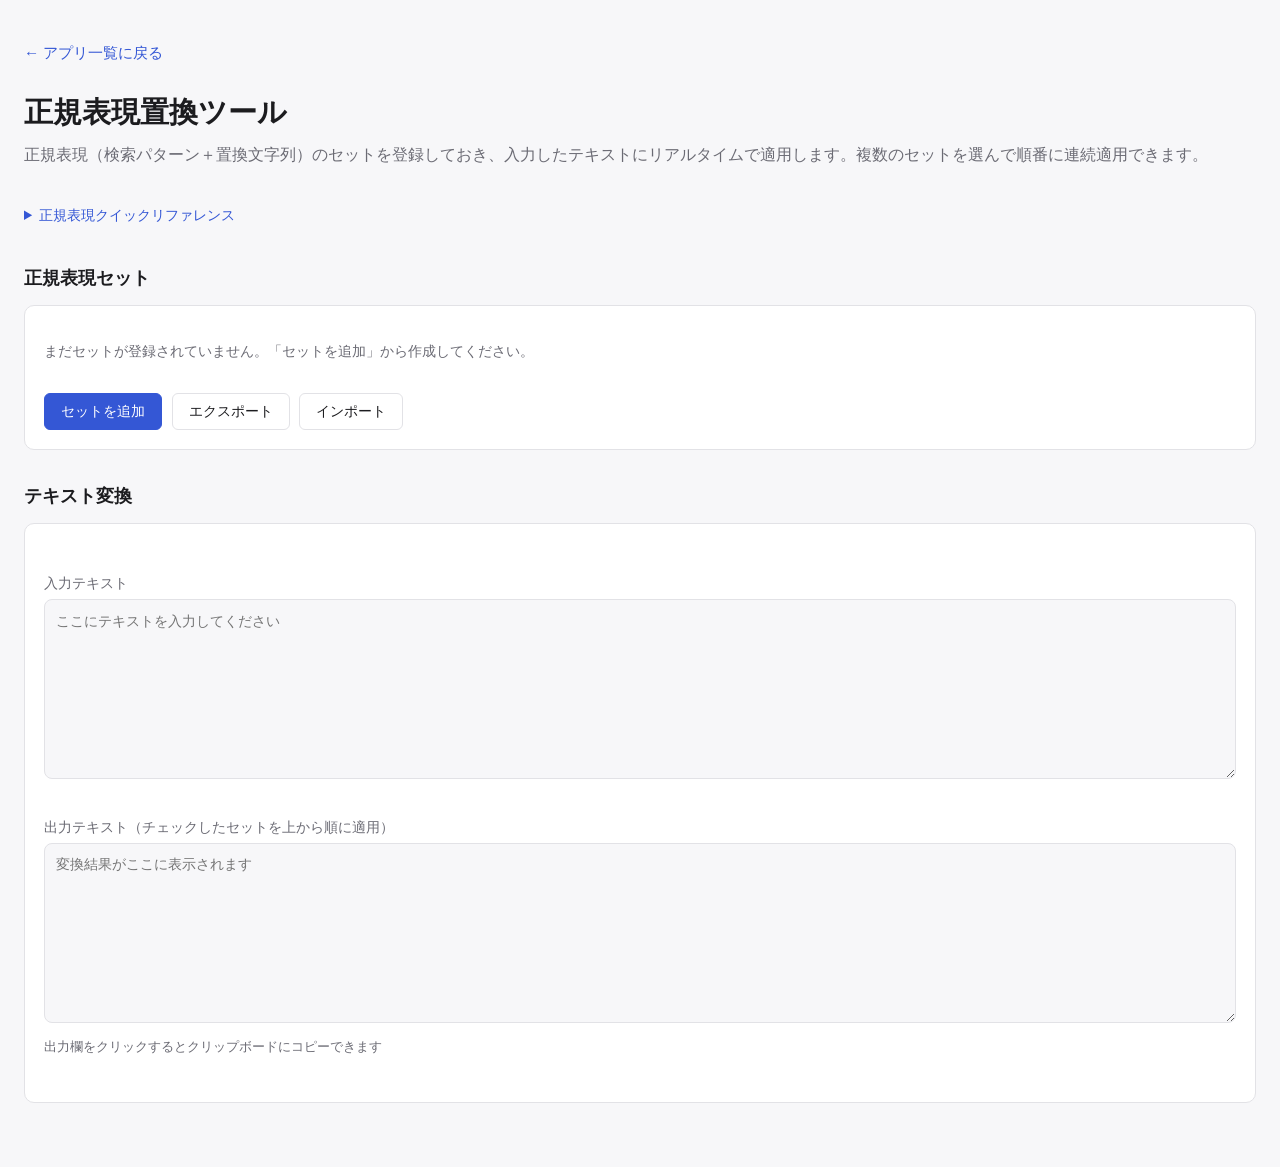
<file: apps/regex-replacer/index.html>
<!doctype html>
<html lang="ja">
<head>
<meta charset="utf-8">
<meta name="viewport" content="width=device-width, initial-scale=1">
<title>正規表現置換ツール - web-tools</title>
<link rel="stylesheet" href="../../assets/style.css">
<link rel="icon" href="icon.svg" type="image/svg+xml">
<link rel="manifest" href="manifest.json">
<meta name="theme-color" content="#3457d5">
<style>
  h2 {
    font-size: 1.1rem;
    margin: 2rem 0 0.8rem;
  }

  .card {
    background: var(--card-bg);
    border: 1px solid var(--border);
    border-radius: 10px;
    padding: 1.2rem;
  }

  button {
    font-family: inherit;
    font-size: 0.9rem;
    padding: 0.5rem 1rem;
    border-radius: 6px;
    border: 1px solid var(--border);
    background: var(--card-bg);
    color: var(--fg);
    cursor: pointer;
  }

  button.primary {
    background: var(--accent);
    border-color: var(--accent);
    color: #fff;
  }

  button:hover {
    border-color: var(--accent);
  }

  button:disabled {
    opacity: 0.4;
    cursor: not-allowed;
  }

  input[type="text"] {
    padding: 0.5rem 0.6rem;
    border: 1px solid var(--border);
    border-radius: 6px;
    background: var(--bg);
    color: var(--fg);
    font-family: inherit;
    font-size: 0.9rem;
  }

  input[type="text"].invalid {
    border-color: #d64545;
  }

  /* クイックリファレンス */
  .quick-ref {
    margin-bottom: 1.2rem;
  }

  .quick-ref summary {
    cursor: pointer;
    color: var(--accent);
    font-size: 0.9rem;
    padding: 0.3rem 0;
  }

  .quick-ref-body {
    margin-top: 0.8rem;
    overflow-x: auto;
  }

  .quick-ref table {
    border-collapse: collapse;
    width: 100%;
    font-size: 0.85rem;
  }

  .quick-ref th,
  .quick-ref td {
    text-align: left;
    padding: 0.4rem 0.6rem;
    border-bottom: 1px solid var(--border);
    vertical-align: top;
  }

  .quick-ref code {
    font-family: ui-monospace, SFMono-Regular, Menlo, Consolas, monospace;
    background: var(--bg);
    padding: 0.1rem 0.3rem;
    border-radius: 4px;
  }

  .quick-ref h3 {
    font-size: 0.9rem;
    margin: 1rem 0 0.4rem;
  }

  .quick-ref h3:first-child {
    margin-top: 0;
  }

  /* セット一覧 */
  .set-list {
    display: grid;
    gap: 0.8rem;
  }

  .set-item {
    display: grid;
    gap: 0.6rem;
    padding: 0.8rem 0.9rem;
    border: 1px solid var(--border);
    border-radius: 8px;
    background: var(--bg);
  }

  .set-row {
    display: flex;
    align-items: center;
    gap: 0.6rem;
    flex-wrap: wrap;
  }

  .set-row-top .s-name {
    flex: 1;
    min-width: 120px;
  }

  .set-row-top .set-item-actions {
    display: flex;
    gap: 0.3rem;
    flex-shrink: 0;
  }

  .set-row-top .set-item-actions button {
    padding: 0.35rem 0.6rem;
    font-size: 0.85rem;
  }

  .set-field {
    flex: 1;
    min-width: 200px;
  }

  .set-field label {
    display: block;
    font-size: 0.78rem;
    color: var(--muted);
    margin-bottom: 0.25rem;
  }

  .set-field input[type="text"] {
    width: 100%;
    box-sizing: border-box;
    font-family: ui-monospace, SFMono-Regular, Menlo, Consolas, monospace;
  }

  .set-row-flags {
    font-size: 0.85rem;
  }

  .set-row-flags label {
    display: flex;
    align-items: center;
    gap: 0.3rem;
  }

  .set-row-flags .per-line-label {
    margin-left: auto;
    color: var(--fg);
  }

  .set-error {
    color: #d64545;
    font-size: 0.82rem;
    margin: 0;
  }

  .set-hint {
    color: var(--muted);
    font-size: 0.82rem;
    margin: 0;
  }

  .toolbar {
    display: flex;
    gap: 0.6rem;
    margin-top: 1rem;
    flex-wrap: wrap;
  }

  .empty-hint {
    color: var(--muted);
    font-size: 0.9rem;
  }

  /* テキスト変換 */
  .transform-area {
    display: grid;
    grid-template-columns: 1fr;
    gap: 1rem;
    margin-top: 1rem;
  }

  .transform-area textarea {
    width: 100%;
    min-height: 180px;
    padding: 0.7rem;
    border: 1px solid var(--border);
    border-radius: 8px;
    background: var(--bg);
    color: var(--fg);
    font-family: ui-monospace, SFMono-Regular, Menlo, Consolas, monospace;
    font-size: 0.9rem;
    resize: vertical;
    box-sizing: border-box;
  }

  .transform-area .field-label {
    font-size: 0.85rem;
    color: var(--muted);
    margin-bottom: 0.3rem;
  }

  #output-text {
    cursor: pointer;
  }

  .copy-hint {
    font-size: 0.8rem;
    color: var(--muted);
    margin-top: 0.4rem;
    min-height: 1.2em;
  }

  .copy-hint.copied {
    color: var(--accent);
  }

  .transform-errors {
    margin-top: 0.8rem;
    color: #d64545;
    font-size: 0.85rem;
  }
</style>
</head>
<body>
<div class="page">
  <a class="back-link" href="../../index.html">&larr; アプリ一覧に戻る</a>
  <header class="page-header">
    <h1>正規表現置換ツール</h1>
    <p>正規表現（検索パターン＋置換文字列）のセットを登録しておき、入力したテキストにリアルタイムで適用します。複数のセットを選んで順番に連続適用できます。</p>
  </header>

  <details class="quick-ref">
    <summary>正規表現クイックリファレンス</summary>
    <div class="quick-ref-body">
      <h3>検索パターンでよく使う記法</h3>
      <table>
        <tr><td><code>.</code></td><td>改行以外の任意の1文字</td></tr>
        <tr><td><code>\d</code> / <code>\D</code></td><td>数字 / 数字以外</td></tr>
        <tr><td><code>\w</code> / <code>\W</code></td><td>英数字とアンダースコア / それ以外</td></tr>
        <tr><td><code>\s</code> / <code>\S</code></td><td>空白文字（スペース・タブ・改行など） / それ以外</td></tr>
        <tr><td><code>^</code> / <code>$</code></td><td>行頭 / 行末（「1行ずつ処理」を使うと各行の先頭・末尾になる）</td></tr>
        <tr><td><code>*</code> / <code>+</code> / <code>?</code></td><td>直前の要素が0回以上 / 1回以上 / 0か1回</td></tr>
        <tr><td><code>{n}</code> / <code>{n,m}</code></td><td>ちょうどn回 / n〜m回</td></tr>
        <tr><td><code>[abc]</code> / <code>[^abc]</code></td><td>a・b・cのいずれか / a・b・c以外</td></tr>
        <tr><td><code>a|b</code></td><td>aまたはb</td></tr>
        <tr><td><code>(...)</code></td><td>グループ化（置換側で <code>$1</code>, <code>$2</code> ... として参照可能）</td></tr>
        <tr><td><code>(?:...)</code></td><td>参照しないグループ化</td></tr>
        <tr><td><code>(?=...)</code> / <code>(?!...)</code></td><td>直後に...が続く / 続かない（先読み）</td></tr>
        <tr><td><code>\.</code> <code>\(</code> など</td><td>記号そのものを検索したいときのエスケープ</td></tr>
      </table>
      <h3>置換文字列でよく使う記法</h3>
      <table>
        <tr><td><code>$1</code>, <code>$2</code> ...</td><td>検索パターンの対応するグループにマッチした文字列</td></tr>
        <tr><td><code>$&amp;</code></td><td>マッチした文字列全体</td></tr>
        <tr><td><code>$$</code></td><td><code>$</code> 自体</td></tr>
      </table>
    </div>
  </details>

  <h2>正規表現セット</h2>
  <div class="card">
    <p class="empty-hint" id="empty-hint">まだセットが登録されていません。「セットを追加」から作成してください。</p>
    <div class="set-list" id="set-list"></div>
    <div class="toolbar">
      <button type="button" class="primary" id="add-set-btn">セットを追加</button>
      <button type="button" id="export-btn">エクスポート</button>
      <button type="button" id="import-btn">インポート</button>
    </div>
  </div>

  <h2>テキスト変換</h2>
  <div class="card">
    <div class="transform-area">
      <div>
        <p class="field-label">入力テキスト</p>
        <textarea id="input-text" placeholder="ここにテキストを入力してください"></textarea>
      </div>
      <div>
        <p class="field-label">出力テキスト（チェックしたセットを上から順に適用）</p>
        <textarea id="output-text" readonly placeholder="変換結果がここに表示されます"></textarea>
        <p class="copy-hint" id="copy-hint">出力欄をクリックするとクリップボードにコピーできます</p>
      </div>
    </div>
    <div class="transform-errors" id="transform-errors"></div>
  </div>
</div>

<script src="../../assets/filename.js"></script>
<script src="../../assets/import-export.js"></script>
<script>
(function () {
  const STORAGE_KEY = 'regex-replacer-sets';

  const setListEl = document.getElementById('set-list');
  const emptyHint = document.getElementById('empty-hint');
  const addSetBtn = document.getElementById('add-set-btn');

  const exportBtn = document.getElementById('export-btn');
  const importBtn = document.getElementById('import-btn');

  const inputText = document.getElementById('input-text');
  const outputText = document.getElementById('output-text');
  const copyHint = document.getElementById('copy-hint');
  const transformErrors = document.getElementById('transform-errors');

  let sets = loadSets();

  function loadSets() {
    try {
      const raw = localStorage.getItem(STORAGE_KEY);
      if (!raw) return [];
      const parsed = JSON.parse(raw);
      if (!Array.isArray(parsed)) return [];
      return parsed.filter(isValidSetShape).map(normalizeSet);
    } catch (e) {
      return [];
    }
  }

  function isValidSetShape(item) {
    return item && typeof item === 'object' && typeof item.pattern === 'string';
  }

  function normalizeSet(item) {
    return {
      id: typeof item.id === 'string' && item.id ? item.id : createId(),
      name: typeof item.name === 'string' ? item.name : '',
      pattern: item.pattern,
      flags: typeof item.flags === 'string' ? item.flags : '',
      replacement: typeof item.replacement === 'string' ? item.replacement : '',
      enabled: item.enabled !== false,
      perLine: item.perLine === true
    };
  }

  function createId() {
    if (window.crypto && crypto.randomUUID) return crypto.randomUUID();
    return 'set-' + Date.now() + '-' + Math.random().toString(16).slice(2);
  }

  function saveSets() {
    try {
      localStorage.setItem(STORAGE_KEY, JSON.stringify(sets));
    } catch (e) {
      alert('セットの保存に失敗しました（ブラウザのストレージが利用できないか、容量が上限に達している可能性があります）。');
    }
  }

  function validateSet(set) {
    if (!set.pattern) return { ok: false, hint: '検索パターンを入力してください（未入力の間はこのセットは適用されません）。' };
    try {
      new RegExp(set.pattern, set.flags);
      return { ok: true };
    } catch (e) {
      return { ok: false, error: '正規表現が不正です: ' + e.message };
    }
  }

  addSetBtn.addEventListener('click', () => {
    const set = {
      id: createId(),
      name: '',
      pattern: '',
      flags: 'g',
      replacement: '',
      enabled: true,
      perLine: false
    };
    sets.push(set);
    saveSets();
    renderSets();
    runTransform();
    const newItem = setListEl.querySelector('[data-id="' + set.id + '"] .s-pattern');
    if (newItem) newItem.focus();
  });

  function renderSets() {
    setListEl.innerHTML = '';
    emptyHint.hidden = sets.length > 0;

    sets.forEach((set, index) => {
      setListEl.appendChild(buildSetItem(set, index));
    });
  }

  function buildSetItem(set, index) {
    const item = document.createElement('div');
    item.className = 'set-item';
    item.dataset.id = set.id;

    // 1行目: 有効チェック、名前、並び替え・削除ボタン
    const rowTop = document.createElement('div');
    rowTop.className = 'set-row set-row-top';

    const enabledCheckbox = document.createElement('input');
    enabledCheckbox.type = 'checkbox';
    enabledCheckbox.checked = set.enabled;
    enabledCheckbox.title = '変換に使用する';
    enabledCheckbox.addEventListener('change', () => {
      set.enabled = enabledCheckbox.checked;
      saveSets();
      runTransform();
    });

    const nameInput = document.createElement('input');
    nameInput.type = 'text';
    nameInput.className = 's-name';
    nameInput.placeholder = 'セット名（省略可）';
    nameInput.value = set.name;
    nameInput.addEventListener('input', () => {
      set.name = nameInput.value;
      saveSets();
    });

    const actions = document.createElement('div');
    actions.className = 'set-item-actions';

    const upBtn = document.createElement('button');
    upBtn.type = 'button';
    upBtn.textContent = '↑';
    upBtn.disabled = index === 0;
    upBtn.addEventListener('click', () => {
      [sets[index - 1], sets[index]] = [sets[index], sets[index - 1]];
      saveSets();
      renderSets();
      runTransform();
    });

    const downBtn = document.createElement('button');
    downBtn.type = 'button';
    downBtn.textContent = '↓';
    downBtn.disabled = index === sets.length - 1;
    downBtn.addEventListener('click', () => {
      [sets[index + 1], sets[index]] = [sets[index], sets[index + 1]];
      saveSets();
      renderSets();
      runTransform();
    });

    const deleteBtn = document.createElement('button');
    deleteBtn.type = 'button';
    deleteBtn.textContent = '削除';
    deleteBtn.addEventListener('click', () => {
      if (!confirm('「' + (set.name || set.pattern || '(名称未設定)') + '」を削除しますか？')) return;
      sets = sets.filter((s) => s.id !== set.id);
      saveSets();
      renderSets();
      runTransform();
    });

    actions.appendChild(upBtn);
    actions.appendChild(downBtn);
    actions.appendChild(deleteBtn);

    rowTop.appendChild(enabledCheckbox);
    rowTop.appendChild(nameInput);
    rowTop.appendChild(actions);

    // 2行目: 検索パターン・置換文字列
    const rowPattern = document.createElement('div');
    rowPattern.className = 'set-row set-row-pattern';

    const patternField = document.createElement('div');
    patternField.className = 'set-field';
    const patternLabel = document.createElement('label');
    patternLabel.textContent = '検索パターン（正規表現）';
    const patternInput = document.createElement('input');
    patternInput.type = 'text';
    patternInput.className = 's-pattern';
    patternInput.placeholder = '例: [０-９]';
    patternInput.value = set.pattern;
    patternField.appendChild(patternLabel);
    patternField.appendChild(patternInput);

    const replacementField = document.createElement('div');
    replacementField.className = 'set-field';
    const replacementLabel = document.createElement('label');
    replacementLabel.textContent = '置換文字列';
    const replacementInput = document.createElement('input');
    replacementInput.type = 'text';
    replacementInput.className = 's-replacement';
    replacementInput.placeholder = '例: $&（$1などのグループ参照も可）';
    replacementInput.value = set.replacement;
    replacementField.appendChild(replacementLabel);
    replacementField.appendChild(replacementInput);

    rowPattern.appendChild(patternField);
    rowPattern.appendChild(replacementField);

    // 3行目: フラグ・1行ずつ処理
    const rowFlags = document.createElement('div');
    rowFlags.className = 'set-row set-row-flags';

    const flagDefs = [
      ['g', '全体を置換'],
      ['i', '大文字小文字を無視'],
      ['m', '複数行モード'],
      ['s', '.が改行にもマッチ']
    ];
    const flagCheckboxes = {};
    flagDefs.forEach(([flag, title]) => {
      const label = document.createElement('label');
      label.title = title;
      const checkbox = document.createElement('input');
      checkbox.type = 'checkbox';
      checkbox.checked = set.flags.includes(flag);
      checkbox.addEventListener('change', () => {
        set.flags = flagDefs.map(([f]) => f).filter((f) => flagCheckboxes[f].checked).join('');
        onSetChanged();
      });
      flagCheckboxes[flag] = checkbox;
      label.appendChild(checkbox);
      label.appendChild(document.createTextNode(flag));
      rowFlags.appendChild(label);
    });

    const perLineLabel = document.createElement('label');
    perLineLabel.className = 'per-line-label';
    perLineLabel.title = '複数行のテキストを1行ずつに分けて、行ごとに検索・置換を適用します（^や$を各行の先頭・末尾として使いたい場合に利用）';
    const perLineCheckbox = document.createElement('input');
    perLineCheckbox.type = 'checkbox';
    perLineCheckbox.checked = set.perLine;
    perLineCheckbox.addEventListener('change', () => {
      set.perLine = perLineCheckbox.checked;
      onSetChanged();
    });
    perLineLabel.appendChild(perLineCheckbox);
    perLineLabel.appendChild(document.createTextNode('1行ずつ処理'));
    rowFlags.appendChild(perLineLabel);

    // エラー/ヒント表示
    const messageEl = document.createElement('p');
    messageEl.className = 'set-hint';

    function onSetChanged() {
      saveSets();
      updateMessage();
      scheduleTransform();
    }

    function updateMessage() {
      const result = validateSet(set);
      patternInput.classList.toggle('invalid', !!result.error);
      if (result.error) {
        messageEl.textContent = result.error;
        messageEl.className = 'set-error';
      } else if (result.hint) {
        messageEl.textContent = result.hint;
        messageEl.className = 'set-hint';
      } else {
        messageEl.textContent = '';
        messageEl.className = 'set-hint';
      }
    }

    patternInput.addEventListener('input', () => {
      set.pattern = patternInput.value;
      onSetChanged();
    });
    replacementInput.addEventListener('input', () => {
      set.replacement = replacementInput.value;
      onSetChanged();
    });

    updateMessage();

    item.appendChild(rowTop);
    item.appendChild(rowPattern);
    item.appendChild(rowFlags);
    item.appendChild(messageEl);

    return item;
  }

  function applySet(set, text) {
    const regex = new RegExp(set.pattern, set.flags);
    if (!set.perLine) {
      return text.replace(regex, set.replacement);
    }
    // 改行文字自体は保持したまま、行本体（\r\n・\r・\n の間の部分）だけに置換を適用する
    return text.split(/(\r\n|\r|\n)/).map((part, i) => {
      if (i % 2 === 1) return part;
      return part.replace(regex, set.replacement);
    }).join('');
  }

  function runTransform() {
    const errors = [];
    let text = inputText.value;

    sets.filter((s) => s.enabled && s.pattern).forEach((set) => {
      try {
        text = applySet(set, text);
      } catch (e) {
        errors.push('「' + (set.name || set.pattern) + '」の適用に失敗しました: ' + e.message);
      }
    });

    outputText.value = text;
    transformErrors.textContent = errors.join(' / ');
  }

  let transformTimer = null;
  function scheduleTransform() {
    clearTimeout(transformTimer);
    transformTimer = setTimeout(runTransform, 150);
  }

  inputText.addEventListener('input', scheduleTransform);

  outputText.addEventListener('click', async () => {
    if (!outputText.value) return;
    try {
      await navigator.clipboard.writeText(outputText.value);
      copyHint.textContent = 'コピーしました';
      copyHint.classList.add('copied');
    } catch (e) {
      copyHint.textContent = 'コピーに失敗しました。手動で選択してコピーしてください。';
      copyHint.classList.remove('copied');
    }
    setTimeout(() => {
      copyHint.textContent = '出力欄をクリックするとクリップボードにコピーできます';
      copyHint.classList.remove('copied');
    }, 2000);
  });

  exportBtn.addEventListener('click', () => {
    ImportExport.exportJson(sets, ImportExport.timestampedFilename('regex-sets'));
  });

  importBtn.addEventListener('click', () => {
    ImportExport.importJson({
      onImport: (parsed) => {
        if (!Array.isArray(parsed)) throw new Error('配列形式のJSONではありません。');
        const imported = parsed.filter(isValidSetShape).map((item) => normalizeSet({ ...item, id: null }));
        if (imported.length === 0) {
          alert('インポート可能なセットが見つかりませんでした。');
          return;
        }
        const replace = confirm(
          imported.length + '件のセットを読み込みました。\n' +
          'OK: 既存のセットを置き換える\nキャンセル: 既存のセットに追加する'
        );
        sets = replace ? imported : sets.concat(imported);
        saveSets();
        renderSets();
        runTransform();
      }
    });
  });

  renderSets();
  runTransform();
}());

if ('serviceWorker' in navigator) {
  window.addEventListener('load', () => navigator.serviceWorker.register('sw.js'));
}
</script>
</body>
</html>
</file>
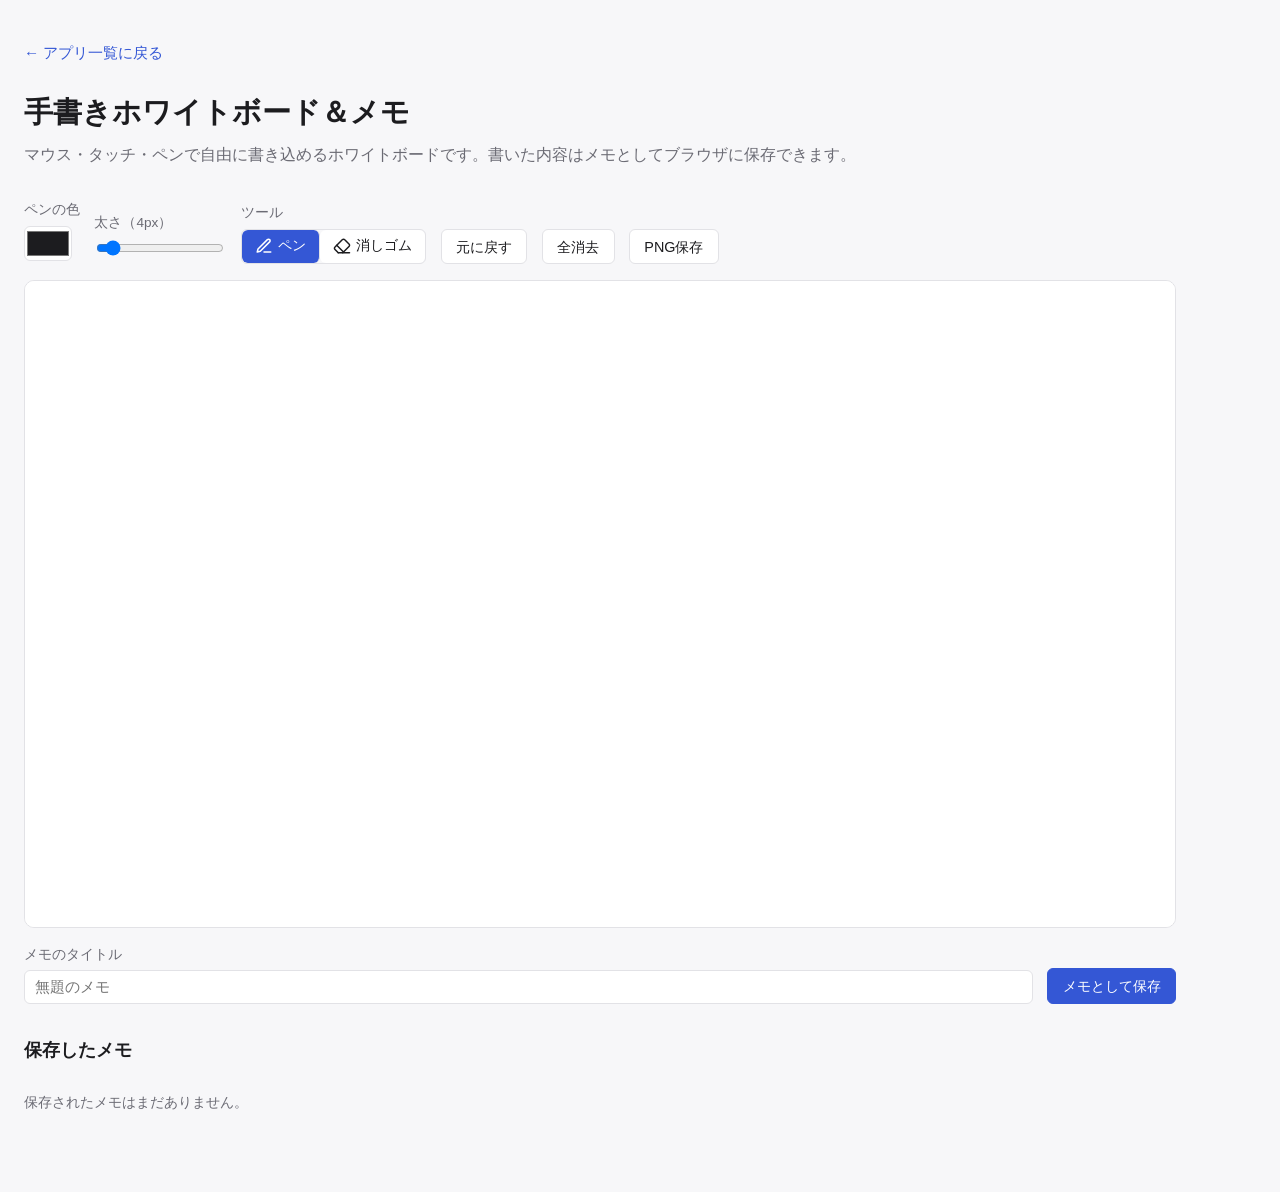
<file: apps/whiteboard-memo/index.html>
<!doctype html>
<html lang="ja">
<head>
<meta charset="utf-8">
<meta name="viewport" content="width=device-width, initial-scale=1">
<title>手書きホワイトボード＆メモ - web-tools</title>
<link rel="stylesheet" href="../../assets/style.css">
<link rel="icon" href="icon.svg" type="image/svg+xml">
<link rel="manifest" href="manifest.json">
<meta name="theme-color" content="#3457d5">
<style>
  .page {
    /* リサイズ時にcanvasの描画内容を縦横比を保たず引き伸ばして再描画するため、
       ウィンドウ幅の変化が頻発しないよう画面幅を制限する */
    max-width: 1200px;
  }

  .toolbar {
    display: flex;
    flex-wrap: wrap;
    gap: 0.9rem;
    align-items: flex-end;
    margin-bottom: 1rem;
  }
  .field label {
    display: block;
    margin-bottom: 0.3rem;
    font-size: 0.85rem;
    color: var(--muted);
  }
  .field input[type="color"] {
    width: 3rem;
    height: 2.2rem;
    padding: 0;
    border: 1px solid var(--border);
    border-radius: 6px;
    background: var(--card-bg);
  }
  .field input[type="range"] {
    width: 8rem;
  }
  .field input[type="text"] {
    padding: 0.45rem 0.6rem;
    border: 1px solid var(--border);
    border-radius: 6px;
    background: var(--card-bg);
    color: var(--fg);
    font-size: 0.95rem;
  }
  button {
    padding: 0.5rem 0.9rem;
    border: 1px solid var(--border);
    border-radius: 6px;
    background: var(--card-bg);
    color: var(--fg);
    cursor: pointer;
    font-size: 0.9rem;
    height: 2.2rem;
  }
  button:hover {
    border-color: var(--accent);
    color: var(--accent);
  }
  button.accent {
    background: var(--accent);
    border-color: var(--accent);
    color: #fff;
  }
  button.accent:hover {
    opacity: 0.9;
    color: #fff;
  }
  .tool-group {
    display: inline-flex;
    border: 1px solid var(--border);
    border-radius: 6px;
    overflow: hidden;
    height: 2.2rem;
  }
  .tool-btn {
    display: flex;
    align-items: center;
    gap: 0.35rem;
    padding: 0 0.8rem;
    border: none;
    border-right: 1px solid var(--border);
    background: var(--card-bg);
    color: var(--fg);
    cursor: pointer;
    font-size: 0.85rem;
    height: 100%;
  }
  .tool-btn:last-child {
    border-right: none;
  }
  .tool-btn svg {
    width: 18px;
    height: 18px;
    flex-shrink: 0;
  }
  .tool-btn:hover {
    background: var(--bg);
  }
  .tool-btn.active {
    background: var(--accent);
    color: #fff;
  }
  .tool-btn.active:hover {
    background: var(--accent);
  }
  .canvas-wrap {
    border: 1px solid var(--border);
    border-radius: 10px;
    background: #ffffff;
    touch-action: none;
    overflow: hidden;
    width: 100%;
    height: min(72vh, 760px);
    min-height: 320px;
  }
  #board {
    display: block;
    width: 100%;
    height: 100%;
    cursor: crosshair;
  }
  section.block {
    margin-top: 2rem;
  }
  section.block h2 {
    font-size: 1.1rem;
    margin-bottom: 0.8rem;
  }
  .memo-grid {
    display: grid;
    grid-template-columns: repeat(auto-fill, minmax(160px, 1fr));
    gap: 1rem;
  }
  .memo-card {
    border: 1px solid var(--border);
    border-radius: 8px;
    overflow: hidden;
    background: var(--card-bg);
  }
  .memo-card img {
    width: 100%;
    display: block;
    background: #fff;
    cursor: pointer;
  }
  .memo-card .memo-info {
    padding: 0.5rem 0.6rem;
  }
  .memo-card .memo-info .memo-title {
    font-size: 0.9rem;
    font-weight: 600;
    overflow: hidden;
    text-overflow: ellipsis;
    white-space: nowrap;
  }
  .memo-card .memo-info .memo-date {
    font-size: 0.75rem;
    color: var(--muted);
  }
  .memo-card .memo-actions {
    display: flex;
    gap: 0.4rem;
    padding: 0 0.6rem 0.6rem;
  }
  .memo-card .memo-actions button {
    flex: 1;
    height: auto;
    padding: 0.3rem 0;
    font-size: 0.8rem;
  }
  .empty-state {
    color: var(--muted);
    font-size: 0.9rem;
  }
</style>
</head>
<body>
<div class="page">
  <a class="back-link" href="../../index.html">&larr; アプリ一覧に戻る</a>
  <header class="page-header">
    <h1>手書きホワイトボード＆メモ</h1>
    <p>マウス・タッチ・ペンで自由に書き込めるホワイトボードです。書いた内容はメモとしてブラウザに保存できます。</p>
  </header>

  <div class="toolbar">
    <div class="field">
      <label for="pen-color">ペンの色</label>
      <input id="pen-color" type="color" value="#1c1c1f">
    </div>
    <div class="field">
      <label for="pen-size">太さ（<span id="pen-size-label">4</span>px）</label>
      <input id="pen-size" type="range" min="1" max="40" value="4">
    </div>
    <div class="field">
      <label>ツール</label>
      <div class="tool-group" role="group" aria-label="描画ツール">
        <button id="pen-tool-btn" type="button" class="tool-btn active" aria-pressed="true" title="ペン">
          <svg viewBox="0 0 24 24" fill="none" stroke="currentColor" stroke-width="2" stroke-linecap="round" stroke-linejoin="round"><path d="M12 20h9"/><path d="M16.5 3.5a2.121 2.121 0 0 1 3 3L7 19l-4 1 1-4Z"/></svg>
          ペン
        </button>
        <button id="eraser-tool-btn" type="button" class="tool-btn" aria-pressed="false" title="消しゴム">
          <svg viewBox="0 0 24 24" fill="none" stroke="currentColor" stroke-width="2" stroke-linecap="round" stroke-linejoin="round"><path d="m7 21-4.3-4.3c-1-1-1-2.5 0-3.4l9.6-9.6c1-1 2.5-1 3.4 0l5.6 5.6c1 1 1 2.5 0 3.4L13 21"/><path d="M22 21H7"/><path d="m5 11 9 9"/></svg>
          消しゴム
        </button>
      </div>
    </div>
    <div class="field">
      <button id="undo-btn" type="button">元に戻す</button>
    </div>
    <div class="field">
      <button id="clear-btn" type="button">全消去</button>
    </div>
    <div class="field">
      <button id="download-btn" type="button">PNG保存</button>
    </div>
  </div>

  <div class="canvas-wrap" id="canvas-wrap">
    <canvas id="board"></canvas>
  </div>

  <div class="toolbar" style="margin-top: 1rem;">
    <div class="field" style="flex: 1 1 240px;">
      <label for="memo-title">メモのタイトル</label>
      <input id="memo-title" type="text" placeholder="無題のメモ" style="width: 100%;">
    </div>
    <div class="field">
      <button id="save-btn" class="accent" type="button">メモとして保存</button>
    </div>
  </div>

  <section class="block">
    <h2>保存したメモ</h2>
    <div id="memo-grid" class="memo-grid"></div>
    <p id="empty-state" class="empty-state" hidden>保存されたメモはまだありません。</p>
  </section>
</div>

<script>
if ('serviceWorker' in navigator) {
  window.addEventListener('load', () => navigator.serviceWorker.register('sw.js'));
}
</script>
<script>
  const STORAGE_KEY = 'webtools-whiteboard-memos';

  const board = document.getElementById('board');
  const canvasWrap = document.getElementById('canvas-wrap');
  const ctx = board.getContext('2d');
  const penColor = document.getElementById('pen-color');
  const penSize = document.getElementById('pen-size');
  const penSizeLabel = document.getElementById('pen-size-label');
  const penToolBtn = document.getElementById('pen-tool-btn');
  const eraserToolBtn = document.getElementById('eraser-tool-btn');
  const undoBtn = document.getElementById('undo-btn');
  const clearBtn = document.getElementById('clear-btn');
  const downloadBtn = document.getElementById('download-btn');
  const saveBtn = document.getElementById('save-btn');
  const memoTitle = document.getElementById('memo-title');
  const memoGrid = document.getElementById('memo-grid');
  const emptyState = document.getElementById('empty-state');

  let eraserOn = false;
  let drawing = false;
  let lastX = 0;
  let lastY = 0;
  const undoStack = [];
  const MAX_UNDO = 25;

  function fillWhite() {
    ctx.fillStyle = '#ffffff';
    ctx.fillRect(0, 0, board.width, board.height);
  }

  let resizeTimer = null;

  function resizeBoard() {
    const width = Math.max(1, Math.round(canvasWrap.clientWidth));
    const height = Math.max(1, Math.round(canvasWrap.clientHeight));
    if (board.width === width && board.height === height) return;
    const prevDataUrl = board.width && board.height ? board.toDataURL('image/png') : null;
    board.width = width;
    board.height = height;
    fillWhite();
    undoStack.length = 0;
    if (prevDataUrl) {
      const prevImage = new Image();
      prevImage.onload = () => ctx.drawImage(prevImage, 0, 0, board.width, board.height);
      prevImage.src = prevDataUrl;
    }
  }

  resizeBoard();
  window.addEventListener('resize', () => {
    clearTimeout(resizeTimer);
    resizeTimer = setTimeout(resizeBoard, 250);
  });

  function pushUndoSnapshot() {
    undoStack.push(ctx.getImageData(0, 0, board.width, board.height));
    if (undoStack.length > MAX_UNDO) undoStack.shift();
  }

  function getPos(evt) {
    const rect = board.getBoundingClientRect();
    const scaleX = board.width / rect.width;
    const scaleY = board.height / rect.height;
    return {
      x: (evt.clientX - rect.left) * scaleX,
      y: (evt.clientY - rect.top) * scaleY,
    };
  }

  function startDraw(evt) {
    drawing = true;
    pushUndoSnapshot();
    const pos = getPos(evt);
    lastX = pos.x;
    lastY = pos.y;
    board.setPointerCapture(evt.pointerId);
    drawDot(pos.x, pos.y);
  }

  function drawDot(x, y) {
    ctx.beginPath();
    ctx.fillStyle = eraserOn ? '#ffffff' : penColor.value;
    ctx.arc(x, y, Number(penSize.value) / 2, 0, Math.PI * 2);
    ctx.fill();
  }

  function moveDraw(evt) {
    if (!drawing) return;
    const pos = getPos(evt);
    ctx.strokeStyle = eraserOn ? '#ffffff' : penColor.value;
    ctx.lineWidth = Number(penSize.value);
    ctx.lineCap = 'round';
    ctx.lineJoin = 'round';
    ctx.beginPath();
    ctx.moveTo(lastX, lastY);
    ctx.lineTo(pos.x, pos.y);
    ctx.stroke();
    lastX = pos.x;
    lastY = pos.y;
  }

  function endDraw(evt) {
    if (!drawing) return;
    drawing = false;
    if (evt.pointerId !== undefined && board.hasPointerCapture(evt.pointerId)) {
      board.releasePointerCapture(evt.pointerId);
    }
  }

  board.addEventListener('pointerdown', startDraw);
  board.addEventListener('pointermove', moveDraw);
  board.addEventListener('pointerup', endDraw);
  board.addEventListener('pointercancel', endDraw);
  board.addEventListener('pointerleave', (evt) => {
    if (drawing) endDraw(evt);
  });

  penSize.addEventListener('input', () => {
    penSizeLabel.textContent = penSize.value;
  });

  function setTool(tool) {
    eraserOn = tool === 'eraser';
    penToolBtn.classList.toggle('active', !eraserOn);
    penToolBtn.setAttribute('aria-pressed', String(!eraserOn));
    eraserToolBtn.classList.toggle('active', eraserOn);
    eraserToolBtn.setAttribute('aria-pressed', String(eraserOn));
  }

  penToolBtn.addEventListener('click', () => setTool('pen'));
  eraserToolBtn.addEventListener('click', () => setTool('eraser'));

  undoBtn.addEventListener('click', () => {
    if (undoStack.length === 0) return;
    const snapshot = undoStack.pop();
    ctx.putImageData(snapshot, 0, 0);
  });

  clearBtn.addEventListener('click', () => {
    pushUndoSnapshot();
    fillWhite();
  });

  downloadBtn.addEventListener('click', () => {
    const link = document.createElement('a');
    link.download = 'whiteboard.png';
    link.href = board.toDataURL('image/png');
    link.click();
  });

  function loadMemos() {
    try {
      return JSON.parse(localStorage.getItem(STORAGE_KEY)) || [];
    } catch (e) {
      return [];
    }
  }

  function saveMemos(memos) {
    try {
      localStorage.setItem(STORAGE_KEY, JSON.stringify(memos));
    } catch (e) {
      alert('メモの保存に失敗しました。ブラウザの保存容量が不足している可能性があります。');
    }
  }

  function formatDate(ts) {
    const d = new Date(ts);
    return d.toLocaleString('ja-JP', { year: 'numeric', month: '2-digit', day: '2-digit', hour: '2-digit', minute: '2-digit' });
  }

  function renderMemos() {
    const memos = loadMemos();
    memoGrid.innerHTML = '';
    emptyState.hidden = memos.length > 0;
    memos.slice().reverse().forEach((memo) => {
      const card = document.createElement('div');
      card.className = 'memo-card';

      const img = document.createElement('img');
      img.src = memo.dataUrl;
      img.alt = memo.title;
      img.addEventListener('click', () => {
        pushUndoSnapshot();
        const image = new Image();
        image.onload = () => {
          fillWhite();
          ctx.drawImage(image, 0, 0, board.width, board.height);
        };
        image.src = memo.dataUrl;
        memoTitle.value = memo.title;
      });

      const info = document.createElement('div');
      info.className = 'memo-info';
      const title = document.createElement('div');
      title.className = 'memo-title';
      title.textContent = memo.title;
      const date = document.createElement('div');
      date.className = 'memo-date';
      date.textContent = formatDate(memo.createdAt);
      info.appendChild(title);
      info.appendChild(date);

      const actions = document.createElement('div');
      actions.className = 'memo-actions';
      const deleteBtn = document.createElement('button');
      deleteBtn.textContent = '削除';
      deleteBtn.addEventListener('click', () => {
        const updated = loadMemos().filter((m) => m.id !== memo.id);
        saveMemos(updated);
        renderMemos();
      });
      actions.appendChild(deleteBtn);

      card.appendChild(img);
      card.appendChild(info);
      card.appendChild(actions);
      memoGrid.appendChild(card);
    });
  }

  saveBtn.addEventListener('click', () => {
    const memos = loadMemos();
    const title = memoTitle.value.trim() || '無題のメモ';
    memos.push({
      id: Date.now().toString(36) + Math.random().toString(36).slice(2, 8),
      title,
      dataUrl: board.toDataURL('image/png'),
      createdAt: Date.now(),
    });
    saveMemos(memos);
    renderMemos();
  });

  renderMemos();
</script>
</body>
</html>
</file>
<file: assets/style.css>
:root {
  color-scheme: light dark;
  --bg: #f7f7f9;
  --fg: #1c1c1f;
  --card-bg: #ffffff;
  --border: #e2e2e6;
  --accent: #3457d5;
  --muted: #6b6b74;
}

@media (prefers-color-scheme: dark) {
  :root {
    --bg: #17181c;
    --fg: #eaeaef;
    --card-bg: #212228;
    --border: #33343a;
    --accent: #7d94ff;
    --muted: #9a9aa2;
  }
}

* {
  box-sizing: border-box;
}

body {
  margin: 0;
  font-family: -apple-system, BlinkMacSystemFont, "Segoe UI", "Hiragino Kaku Gothic ProN", Meiryo, sans-serif;
  background: var(--bg);
  color: var(--fg);
  line-height: 1.6;
}

.page {
  padding: 2.5rem 1.5rem 4rem;
}

header.page-header {
  margin-bottom: 2rem;
}

header.page-header h1 {
  margin: 0 0 0.4rem;
  font-size: 1.8rem;
}

header.page-header p {
  margin: 0;
  color: var(--muted);
}

.back-link {
  display: inline-block;
  margin-bottom: 1.5rem;
  color: var(--accent);
  text-decoration: none;
  font-size: 0.95rem;
}

.back-link:hover {
  text-decoration: underline;
}

.app-grid {
  display: flex;
  flex-direction: column;
  gap: 0.6rem;
}

.app-card {
  display: flex;
  align-items: center;
  gap: 0.8rem;
  background: var(--card-bg);
  border: 1px solid var(--border);
  border-radius: 10px;
  padding: 0.8rem 1.1rem;
  text-decoration: none;
  color: inherit;
  transition: border-color 0.15s ease, transform 0.15s ease;
}

.app-card:hover {
  border-color: var(--accent);
  transform: translateY(-2px);
}

.app-card img {
  width: 32px;
  height: 32px;
  border-radius: 8px;
  flex-shrink: 0;
}

.app-card h2 {
  margin: 0;
  font-size: 1.05rem;
  color: var(--accent);
}

.empty-state {
  color: var(--muted);
}

footer.page-footer {
  margin-top: 3rem;
  color: var(--muted);
  font-size: 0.85rem;
}
</file>
